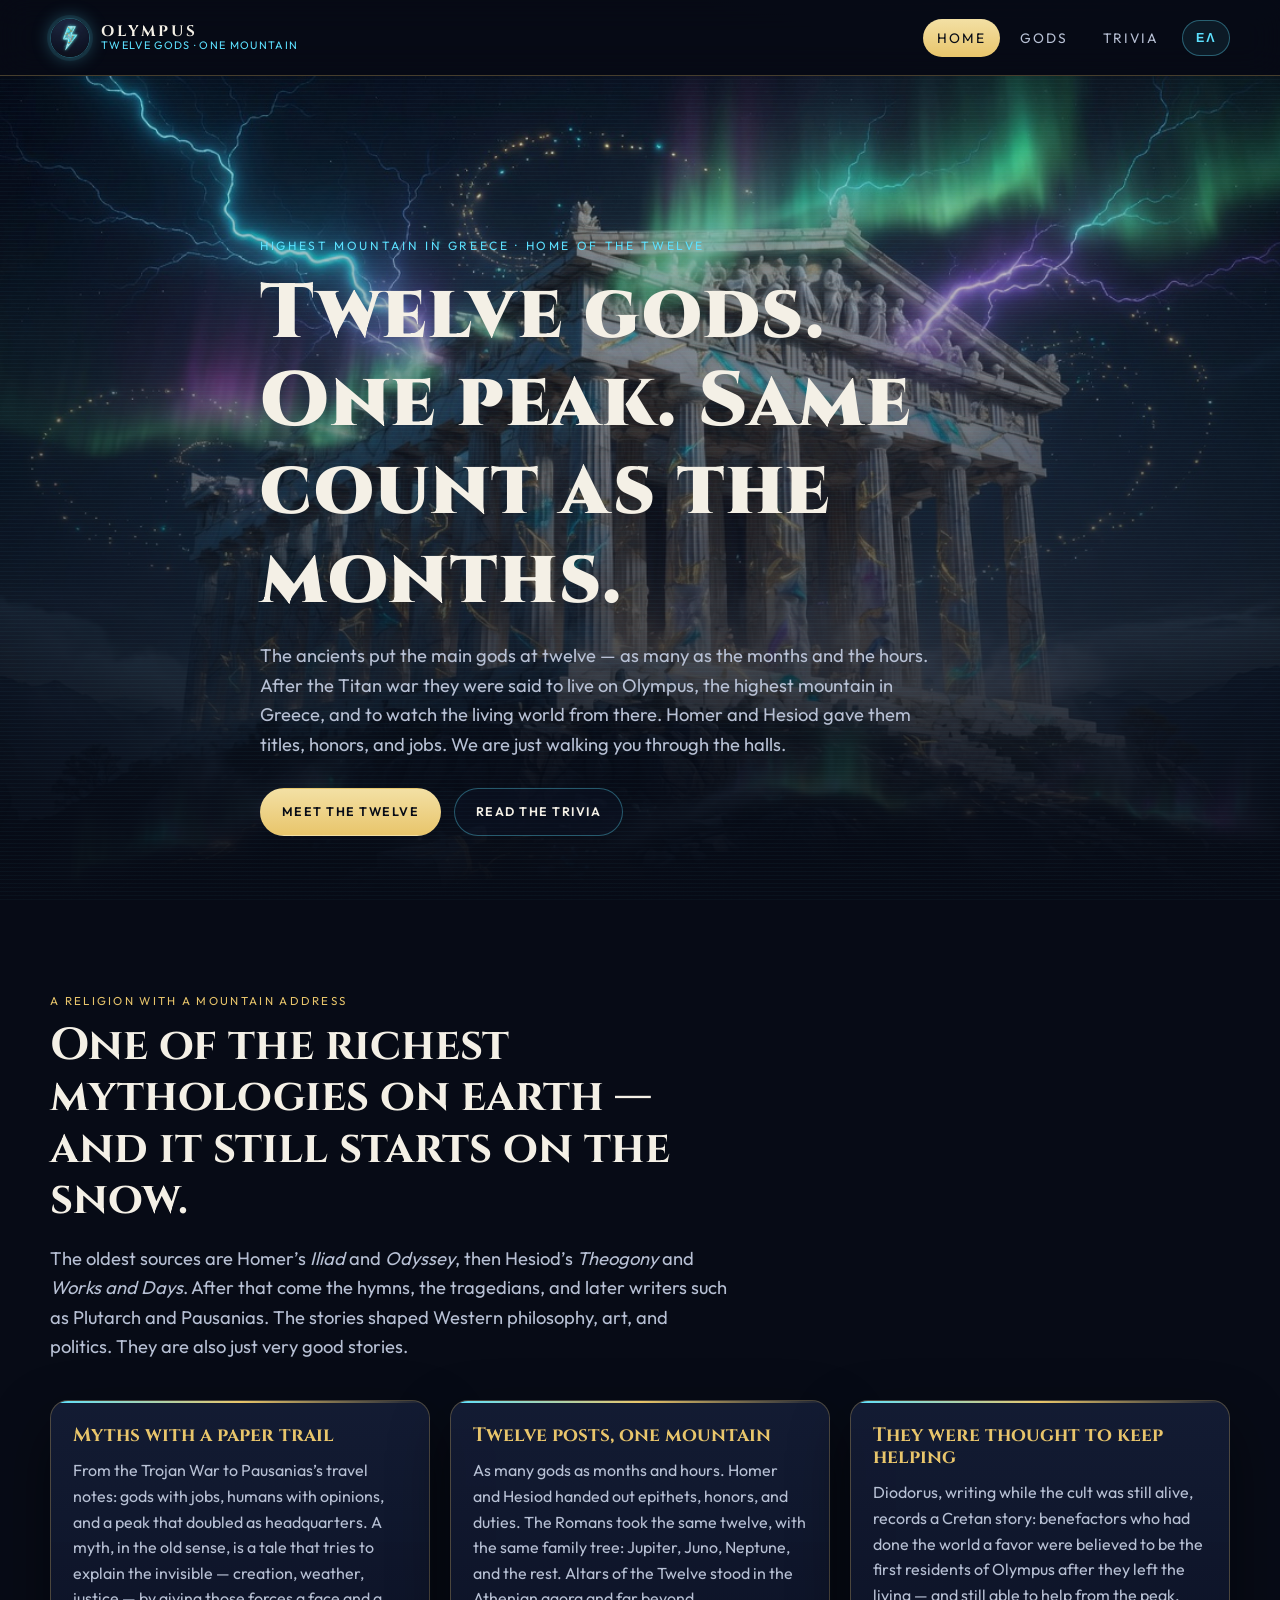
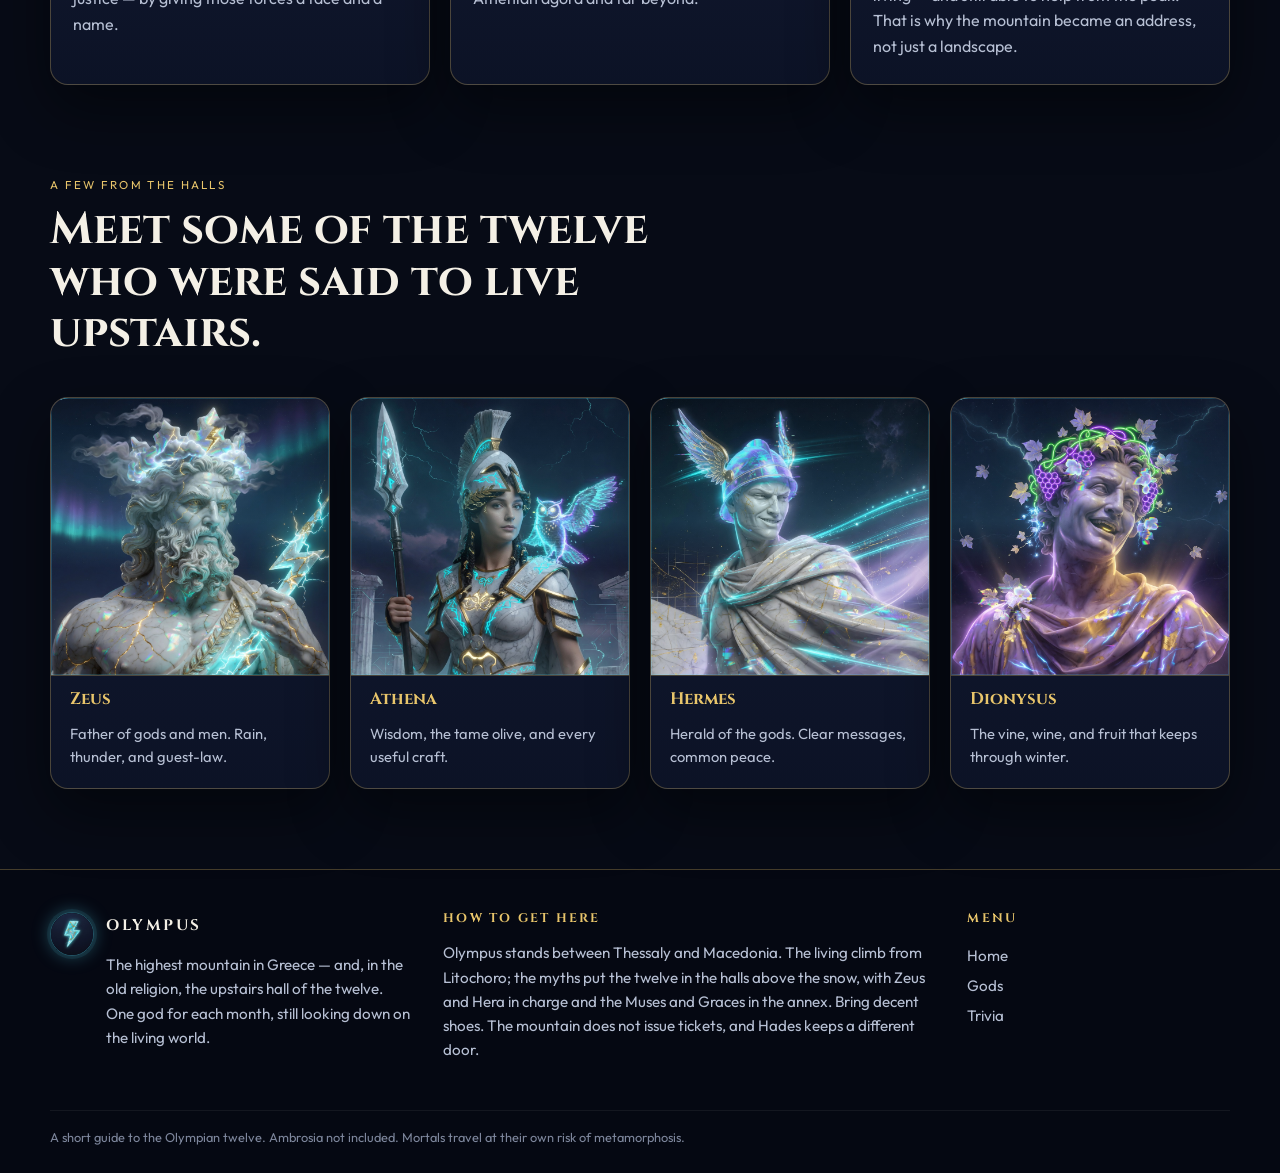
<file: index.html>
<!DOCTYPE html>
<html lang="en">
<head>
  <meta charset="UTF-8">
  <meta name="viewport" content="width=device-width, initial-scale=1.0">
  <title>Olympus — Halls of the Twelve</title>
  <meta name="description" content="A short, informal tour of Mount Olympus and the twelve Olympian gods, drawn from Homer, Hesiod, Diodorus and the rest of the old record.">
  <link rel="icon" href="assets/images/logo-lightning.jpg">
  <link rel="alternate" hreflang="el" href="el/index.html">
  <link rel="preconnect" href="https://fonts.googleapis.com">
  <link rel="preconnect" href="https://fonts.gstatic.com" crossorigin>
  <link href="https://fonts.googleapis.com/css2?family=Cinzel:wght@500;700;900&family=Outfit:wght@300;400;500;600&display=swap" rel="stylesheet">
  <link rel="stylesheet" href="css/style.css">
</head>
<body>
  <a class="skip-link" href="#main">Skip to content</a>
  <header class="site-header">
    <div class="wrap header-inner">
      <a class="brand" href="index.html">
        <img class="logo-mark" src="assets/images/logo-lightning.jpg" alt="Olympus lightning logo" width="40" height="40">
        <span class="brand-text">
          <span class="brand-name">Olympus</span>
          <span class="brand-build">twelve gods · one mountain</span>
        </span>
      </a>
      <div class="header-actions">
        <button class="nav-toggle" type="button" aria-expanded="false" aria-controls="site-nav">
          <span class="sr-only">Open menu</span>
          <span></span><span></span><span></span>
        </button>
        <nav id="site-nav" class="site-nav" aria-label="Primary">
          <a href="index.html" aria-current="page">Home</a>
          <a href="gods.html">Gods</a>
          <a href="trivia.html">Trivia</a>
        </nav>
        <a class="lang-switch" href="el/index.html" hreflang="el" lang="el" aria-label="Ελληνικά">ΕΛ</a>
      </div>
    </div>
  </header>

  <main id="main">
    <section class="hero">
      <div class="wrap hero-copy">
        <p class="eyebrow">Highest mountain in Greece · home of the twelve</p>
        <h1>Twelve gods. One peak. Same count as the months.</h1>
        <p class="lede">The ancients put the main gods at twelve — as many as the months and the hours. After the Titan war they were said to live on Olympus, the highest mountain in Greece, and to watch the living world from there. Homer and Hesiod gave them titles, honors, and jobs. We are just walking you through the halls.</p>
        <div class="hero-actions">
          <a class="btn btn-gold" href="gods.html">Meet the twelve</a>
          <a class="btn btn-ghost" href="trivia.html">Read the trivia</a>
        </div>
      </div>
    </section>

    <section class="section">
      <div class="wrap">
        <div class="section-head">
          <p class="kicker">A religion with a mountain address</p>
          <h2>One of the richest mythologies on earth — and it still starts on the snow.</h2>
          <p class="lede">The oldest sources are Homer’s <em>Iliad</em> and <em>Odyssey</em>, then Hesiod’s <em>Theogony</em> and <em>Works and Days</em>. After that come the hymns, the tragedians, and later writers such as Plutarch and Pausanias. The stories shaped Western philosophy, art, and politics. They are also just very good stories.</p>
        </div>
        <div class="feature-grid">
          <article class="card">
            <h3>Myths with a paper trail</h3>
            <p>From the Trojan War to Pausanias’s travel notes: gods with jobs, humans with opinions, and a peak that doubled as headquarters. A myth, in the old sense, is a tale that tries to explain the invisible — creation, weather, justice — by giving those forces a face and a name.</p>
          </article>
          <article class="card">
            <h3>Twelve posts, one mountain</h3>
            <p>As many gods as months and hours. Homer and Hesiod handed out epithets, honors, and duties. The Romans took the same twelve, with the same family tree: Jupiter, Juno, Neptune, and the rest. Altars of the Twelve stood in the Athenian agora and far beyond.</p>
          </article>
          <article class="card">
            <h3>They were thought to keep helping</h3>
            <p>Diodorus, writing while the cult was still alive, records a Cretan story: benefactors who had done the world a favor were believed to be the first residents of Olympus after they left the living — and still able to help from the peak. That is why the mountain became an address, not just a landscape.</p>
          </article>
        </div>
      </div>
    </section>

    <section class="section" style="padding-top: 0;">
      <div class="wrap">
        <div class="section-head">
          <p class="kicker">A few from the halls</p>
          <h2>Meet some of the twelve who were said to live upstairs.</h2>
        </div>
        <div class="preview-grid">
          <a class="card preview-card" href="gods.html#zeus">
            <div class="portrait-frame">
              <img src="assets/images/gods/zeus.jpg" alt="Zeus, neon-marble portrait">
            </div>
            <h3>Zeus</h3>
            <p>Father of gods and men. Rain, thunder, and guest-law.</p>
          </a>
          <a class="card preview-card" href="gods.html#athena">
            <div class="portrait-frame">
              <img src="assets/images/gods/athena.jpg" alt="Athena, neon-marble portrait">
            </div>
            <h3>Athena</h3>
            <p>Wisdom, the tame olive, and every useful craft.</p>
          </a>
          <a class="card preview-card" href="gods.html#hermes">
            <div class="portrait-frame">
              <img src="assets/images/gods/hermes.jpg" alt="Hermes, neon-marble portrait">
            </div>
            <h3>Hermes</h3>
            <p>Herald of the gods. Clear messages, common peace.</p>
          </a>
          <a class="card preview-card" href="gods.html#dionysus">
            <div class="portrait-frame">
              <img src="assets/images/gods/dionysus.jpg" alt="Dionysus, neon-marble portrait">
            </div>
            <h3>Dionysus</h3>
            <p>The vine, wine, and fruit that keeps through winter.</p>
          </a>
        </div>
      </div>
    </section>
  </main>

  <footer class="site-footer">
    <div class="wrap footer-grid">
      <div class="footer-brand">
        <img class="logo-mark" src="assets/images/logo-lightning.jpg" alt="Olympus lightning logo" width="44" height="44">
        <div>
          <strong class="brand-name">Olympus</strong>
          <p>The highest mountain in Greece — and, in the old religion, the upstairs hall of the twelve. One god for each month, still looking down on the living world.</p>
        </div>
      </div>
      <div class="travel">
        <h2>How to get here</h2>
        <p>Olympus stands between Thessaly and Macedonia. The living climb from Litochoro; the myths put the twelve in the halls above the snow, with Zeus and Hera in charge and the Muses and Graces in the annex. Bring decent shoes. The mountain does not issue tickets, and Hades keeps a different door.</p>
      </div>
      <nav class="footer-nav" aria-label="Footer">
        <h2>Menu</h2>
        <a href="index.html">Home</a>
        <a href="gods.html">Gods</a>
        <a href="trivia.html">Trivia</a>
      </nav>
    </div>
    <div class="wrap legal">A short guide to the Olympian twelve. Ambrosia not included. Mortals travel at their own risk of metamorphosis.</div>
  </footer>
  <script src="js/main.js"></script>
</body>
</html>
</file>
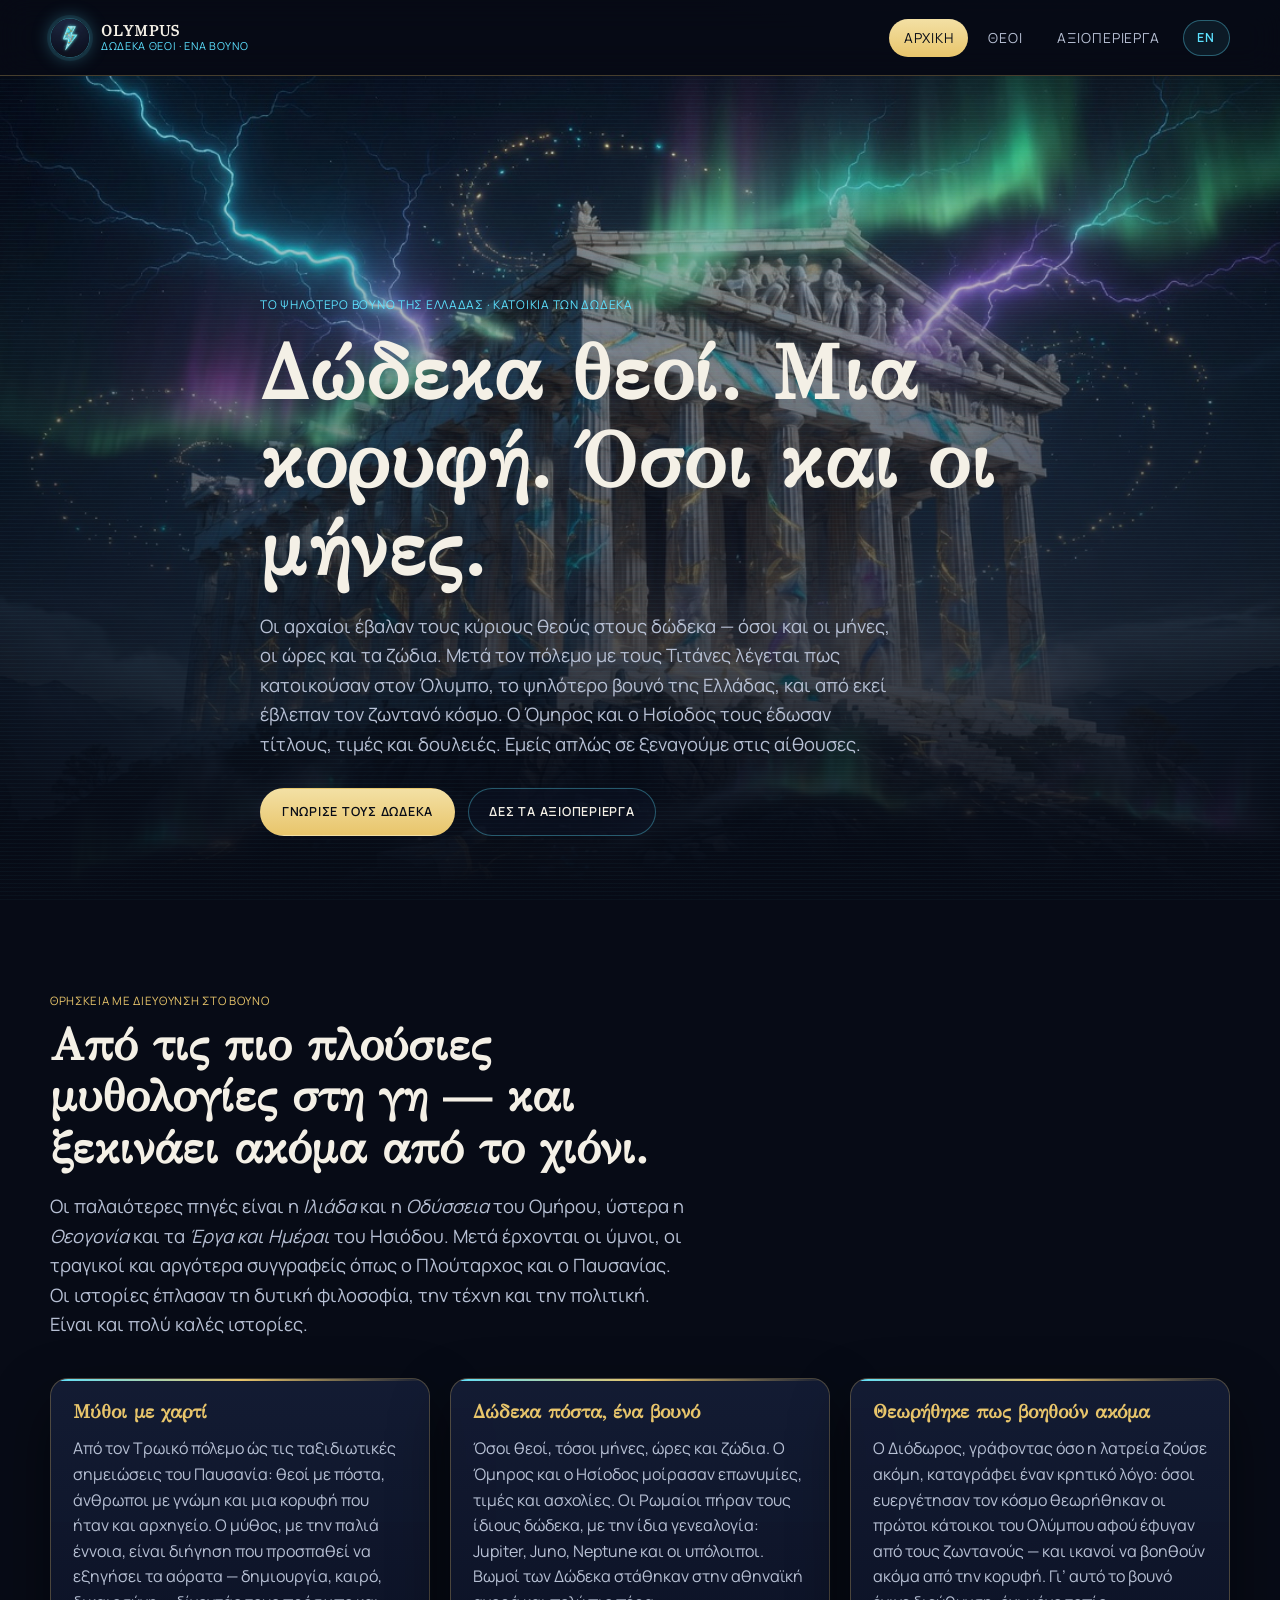
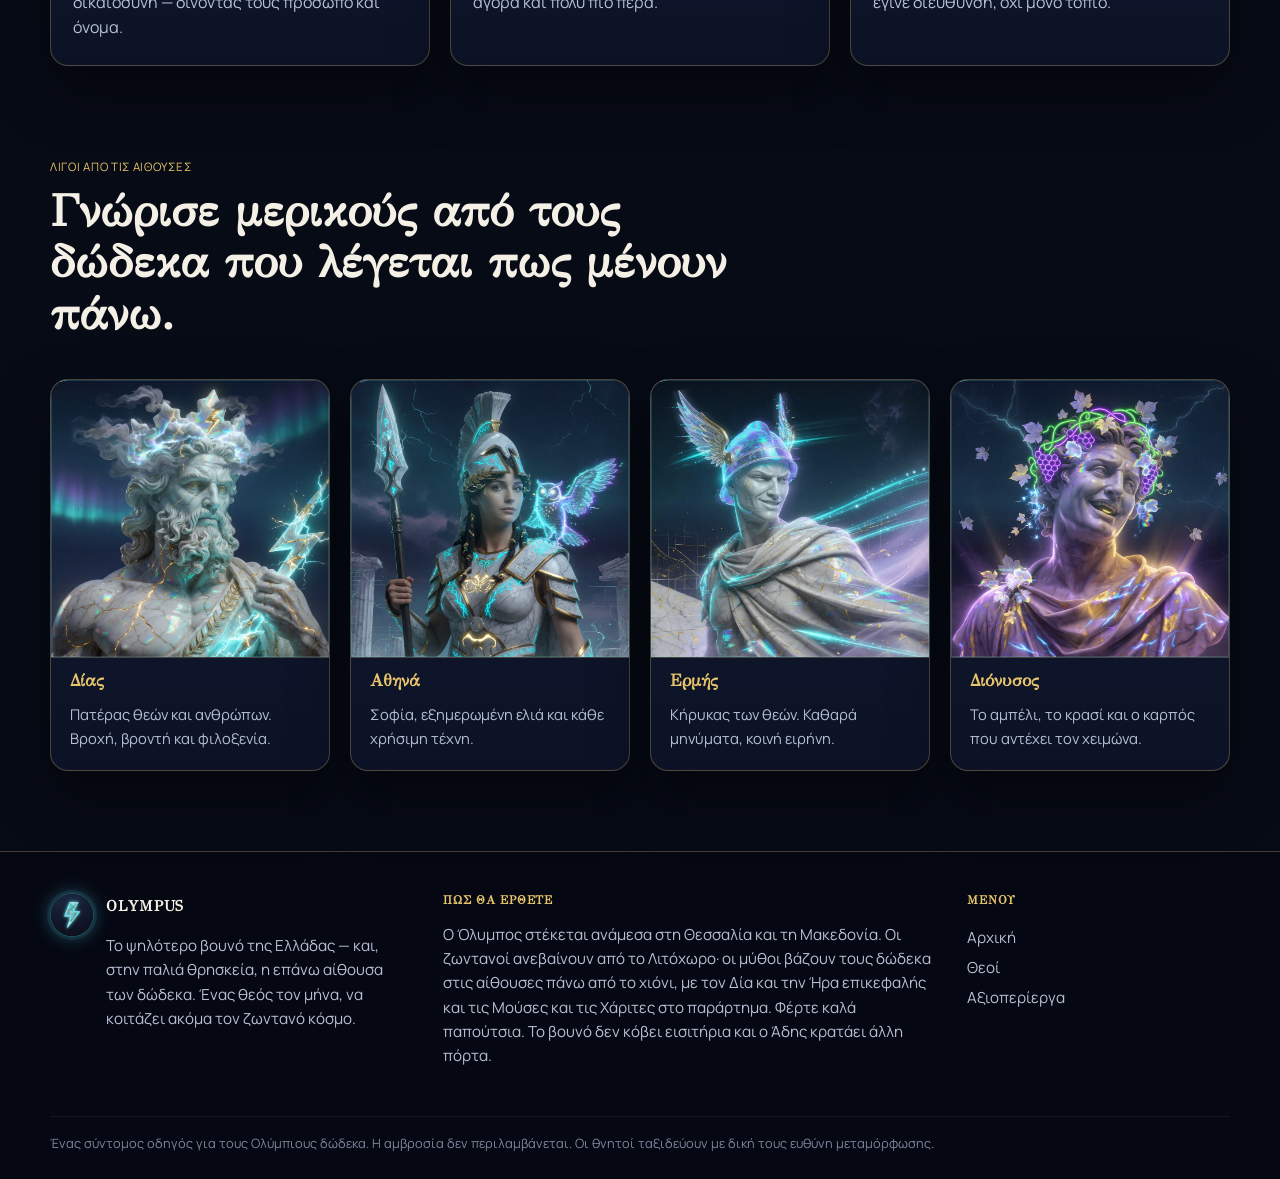
<file: el/index.html>
<!DOCTYPE html>
<html lang="el">
<head>
  <meta charset="UTF-8">
  <meta name="viewport" content="width=device-width, initial-scale=1.0">
  <title>Όλυμπος — Οι αίθουσες των δώδεκα</title>
  <meta name="description" content="Μια σύντομη, ανεπίσημη περιήγηση στον Όλυμπο και στους δώδεκα Ολύμπιους θεούς, από τον Όμηρο, τον Ησίοδο, τον Διόδωρο και την υπόλοιπη αρχαία παράδοση.">
  <link rel="icon" href="../assets/images/logo-lightning.jpg">
  <link rel="alternate" hreflang="en" href="../index.html">
  <link rel="preconnect" href="https://fonts.googleapis.com">
  <link rel="preconnect" href="https://fonts.gstatic.com" crossorigin>
  <link href="https://fonts.googleapis.com/css2?family=GFS+Didot&family=Manrope:wght@300;400;500;600;700&display=swap" rel="stylesheet">
  <link rel="stylesheet" href="../css/style.css">
</head>
<body>
  <a class="skip-link" href="#main">Μετάβαση στο περιεχόμενο</a>
  <header class="site-header">
    <div class="wrap header-inner">
      <a class="brand" href="index.html">
        <img class="logo-mark" src="../assets/images/logo-lightning.jpg" alt="Λογότυπο κεραυνού του Ολύμπου" width="40" height="40">
        <span class="brand-text">
          <span class="brand-name">Olympus</span>
          <span class="brand-build">δώδεκα θεοί · ένα βουνό</span>
        </span>
      </a>
      <div class="header-actions">
        <button class="nav-toggle" type="button" aria-expanded="false" aria-controls="site-nav">
          <span class="sr-only">Άνοιγμα μενού</span>
          <span></span><span></span><span></span>
        </button>
        <nav id="site-nav" class="site-nav" aria-label="Κύριο μενού">
          <a href="index.html" aria-current="page">Αρχική</a>
          <a href="gods.html">Θεοί</a>
          <a href="trivia.html">Αξιοπερίεργα</a>
        </nav>
        <a class="lang-switch" href="../index.html" hreflang="en" lang="en" aria-label="English">EN</a>
      </div>
    </div>
  </header>

  <main id="main">
    <section class="hero">
      <div class="wrap hero-copy">
        <p class="eyebrow">Το ψηλότερο βουνό της Ελλάδας · κατοικία των δώδεκα</p>
        <h1>Δώδεκα θεοί. Μια κορυφή. Όσοι και οι μήνες.</h1>
        <p class="lede">Οι αρχαίοι έβαλαν τους κύριους θεούς στους δώδεκα — όσοι και οι μήνες, οι ώρες και τα ζώδια. Μετά τον πόλεμο με τους Τιτάνες λέγεται πως κατοικούσαν στον Όλυμπο, το ψηλότερο βουνό της Ελλάδας, και από εκεί έβλεπαν τον ζωντανό κόσμο. Ο Όμηρος και ο Ησίοδος τους έδωσαν τίτλους, τιμές και δουλειές. Εμείς απλώς σε ξεναγούμε στις αίθουσες.</p>
        <div class="hero-actions">
          <a class="btn btn-gold" href="gods.html">Γνώρισε τους δώδεκα</a>
          <a class="btn btn-ghost" href="trivia.html">Δες τα αξιοπερίεργα</a>
        </div>
      </div>
    </section>

    <section class="section">
      <div class="wrap">
        <div class="section-head">
          <p class="kicker">Θρησκεία με διεύθυνση στο βουνό</p>
          <h2>Από τις πιο πλούσιες μυθολογίες στη γη — και ξεκινάει ακόμα από το χιόνι.</h2>
          <p class="lede">Οι παλαιότερες πηγές είναι η <em>Ιλιάδα</em> και η <em>Οδύσσεια</em> του Ομήρου, ύστερα η <em>Θεογονία</em> και τα <em>Έργα και Ημέραι</em> του Ησιόδου. Μετά έρχονται οι ύμνοι, οι τραγικοί και αργότερα συγγραφείς όπως ο Πλούταρχος και ο Παυσανίας. Οι ιστορίες έπλασαν τη δυτική φιλοσοφία, την τέχνη και την πολιτική. Είναι και πολύ καλές ιστορίες.</p>
        </div>
        <div class="feature-grid">
          <article class="card">
            <h3>Μύθοι με χαρτί</h3>
            <p>Από τον Τρωικό πόλεμο ώς τις ταξιδιωτικές σημειώσεις του Παυσανία: θεοί με πόστα, άνθρωποι με γνώμη και μια κορυφή που ήταν και αρχηγείο. Ο μύθος, με την παλιά έννοια, είναι διήγηση που προσπαθεί να εξηγήσει τα αόρατα — δημιουργία, καιρό, δικαιοσύνη — δίνοντάς τους πρόσωπο και όνομα.</p>
          </article>
          <article class="card">
            <h3>Δώδεκα πόστα, ένα βουνό</h3>
            <p>Όσοι θεοί, τόσοι μήνες, ώρες και ζώδια. Ο Όμηρος και ο Ησίοδος μοίρασαν επωνυμίες, τιμές και ασχολίες. Οι Ρωμαίοι πήραν τους ίδιους δώδεκα, με την ίδια γενεαλογία: Jupiter, Juno, Neptune και οι υπόλοιποι. Βωμοί των Δώδεκα στάθηκαν στην αθηναϊκή αγορά και πολύ πιο πέρα.</p>
          </article>
          <article class="card">
            <h3>Θεωρήθηκε πως βοηθούν ακόμα</h3>
            <p>Ο Διόδωρος, γράφοντας όσο η λατρεία ζούσε ακόμη, καταγράφει έναν κρητικό λόγο: όσοι ευεργέτησαν τον κόσμο θεωρήθηκαν οι πρώτοι κάτοικοι του Ολύμπου αφού έφυγαν από τους ζωντανούς — και ικανοί να βοηθούν ακόμα από την κορυφή. Γι’ αυτό το βουνό έγινε διεύθυνση, όχι μόνο τοπίο.</p>
          </article>
        </div>
      </div>
    </section>

    <section class="section" style="padding-top: 0;">
      <div class="wrap">
        <div class="section-head">
          <p class="kicker">Λίγοι από τις αίθουσες</p>
          <h2>Γνώρισε μερικούς από τους δώδεκα που λέγεται πως μένουν πάνω.</h2>
        </div>
        <div class="preview-grid">
          <a class="card preview-card" href="gods.html#zeus">
            <div class="portrait-frame">
              <img src="../assets/images/gods/zeus.jpg" alt="Δίας, πορτρέτο σε νέον μάρμαρο">
            </div>
            <h3>Δίας</h3>
            <p>Πατέρας θεών και ανθρώπων. Βροχή, βροντή και φιλοξενία.</p>
          </a>
          <a class="card preview-card" href="gods.html#athena">
            <div class="portrait-frame">
              <img src="../assets/images/gods/athena.jpg" alt="Αθηνά, πορτρέτο σε νέον μάρμαρο">
            </div>
            <h3>Αθηνά</h3>
            <p>Σοφία, εξημερωμένη ελιά και κάθε χρήσιμη τέχνη.</p>
          </a>
          <a class="card preview-card" href="gods.html#hermes">
            <div class="portrait-frame">
              <img src="../assets/images/gods/hermes.jpg" alt="Ερμής, πορτρέτο σε νέον μάρμαρο">
            </div>
            <h3>Ερμής</h3>
            <p>Κήρυκας των θεών. Καθαρά μηνύματα, κοινή ειρήνη.</p>
          </a>
          <a class="card preview-card" href="gods.html#dionysus">
            <div class="portrait-frame">
              <img src="../assets/images/gods/dionysus.jpg" alt="Διόνυσος, πορτρέτο σε νέον μάρμαρο">
            </div>
            <h3>Διόνυσος</h3>
            <p>Το αμπέλι, το κρασί και ο καρπός που αντέχει τον χειμώνα.</p>
          </a>
        </div>
      </div>
    </section>
  </main>

  <footer class="site-footer">
    <div class="wrap footer-grid">
      <div class="footer-brand">
        <img class="logo-mark" src="../assets/images/logo-lightning.jpg" alt="Λογότυπο κεραυνού του Ολύμπου" width="44" height="44">
        <div>
          <strong class="brand-name">Olympus</strong>
          <p>Το ψηλότερο βουνό της Ελλάδας — και, στην παλιά θρησκεία, η επάνω αίθουσα των δώδεκα. Ένας θεός τον μήνα, να κοιτάζει ακόμα τον ζωντανό κόσμο.</p>
        </div>
      </div>
      <div class="travel">
        <h2>Πώς θα έρθετε</h2>
        <p>Ο Όλυμπος στέκεται ανάμεσα στη Θεσσαλία και τη Μακεδονία. Οι ζωντανοί ανεβαίνουν από το Λιτόχωρο· οι μύθοι βάζουν τους δώδεκα στις αίθουσες πάνω από το χιόνι, με τον Δία και την Ήρα επικεφαλής και τις Μούσες και τις Χάριτες στο παράρτημα. Φέρτε καλά παπούτσια. Το βουνό δεν κόβει εισιτήρια και ο Άδης κρατάει άλλη πόρτα.</p>
      </div>
      <nav class="footer-nav" aria-label="Υποσέλιδο">
        <h2>Μενού</h2>
        <a href="index.html">Αρχική</a>
        <a href="gods.html">Θεοί</a>
        <a href="trivia.html">Αξιοπερίεργα</a>
      </nav>
    </div>
    <div class="wrap legal">Ένας σύντομος οδηγός για τους Ολύμπιους δώδεκα. Η αμβροσία δεν περιλαμβάνεται. Οι θνητοί ταξιδεύουν με δική τους ευθύνη μεταμόρφωσης.</div>
  </footer>
  <script src="../js/main.js"></script>
</body>
</html>
</file>
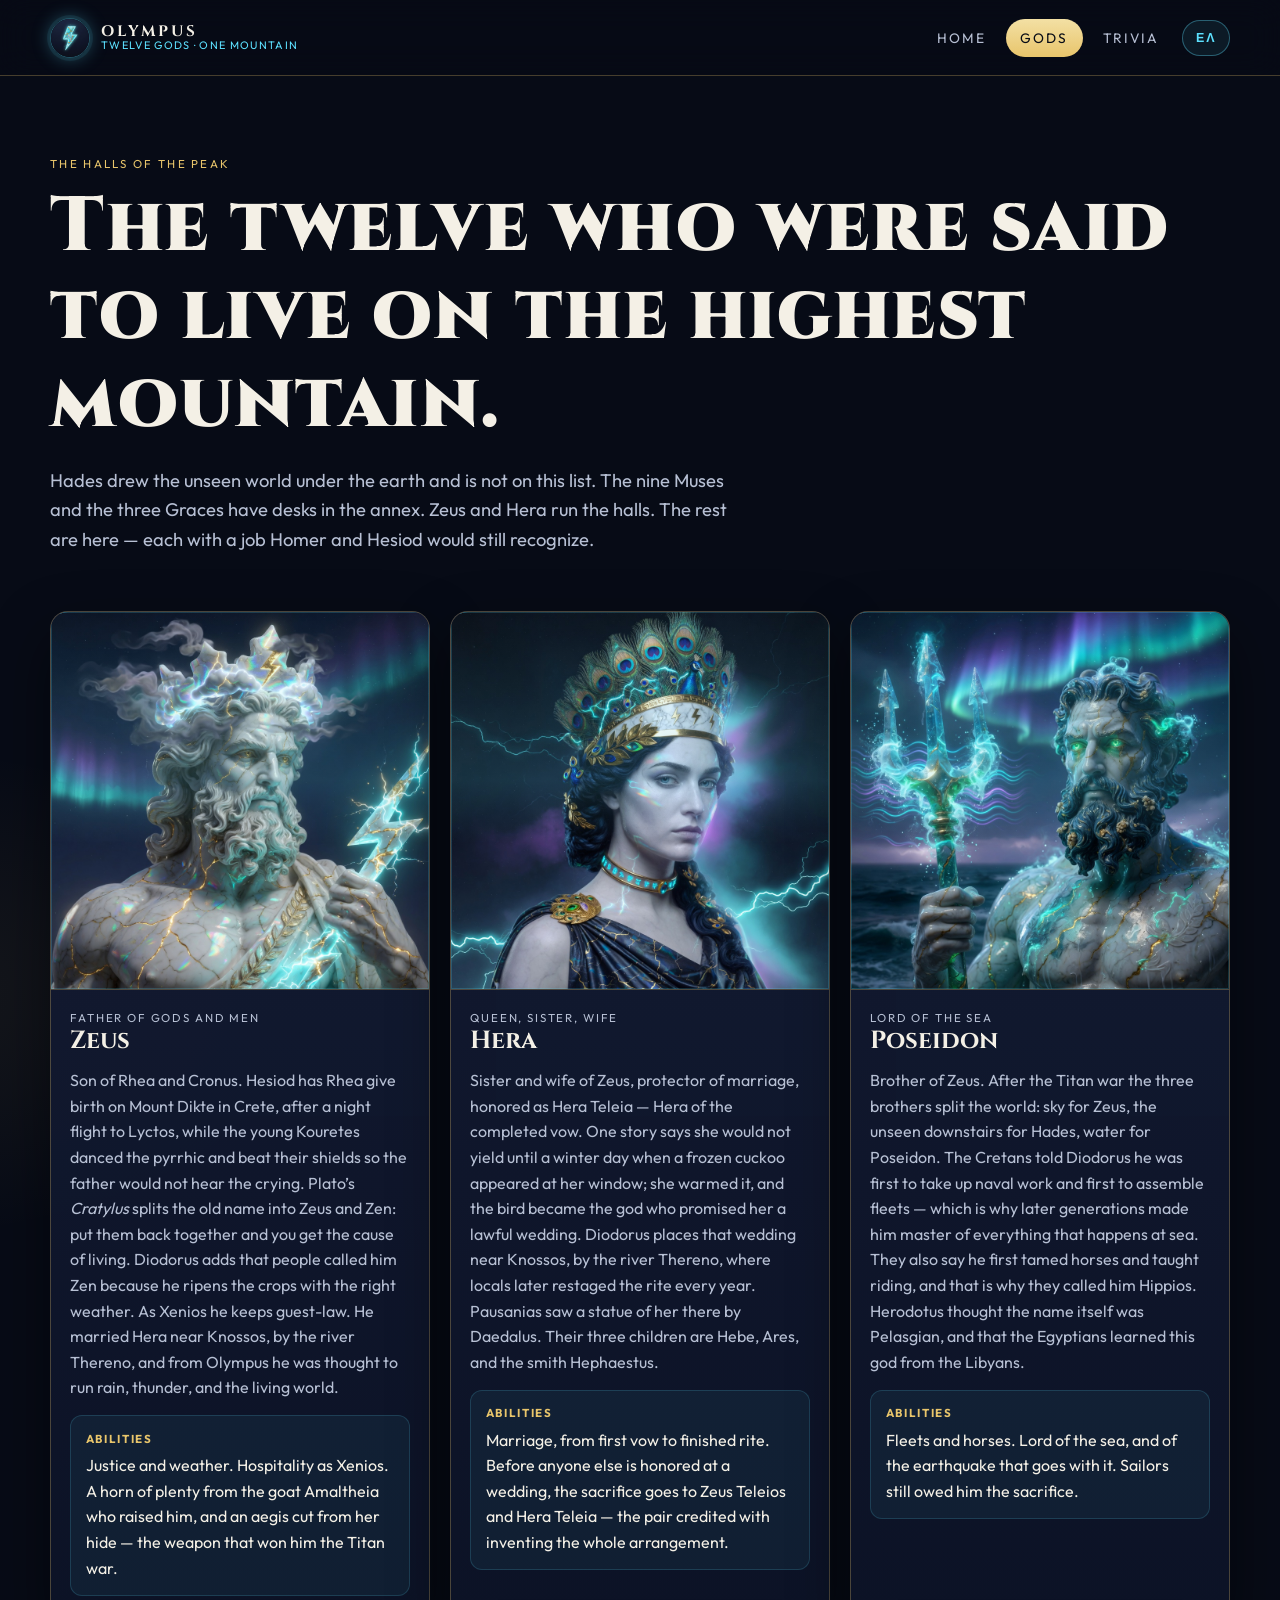
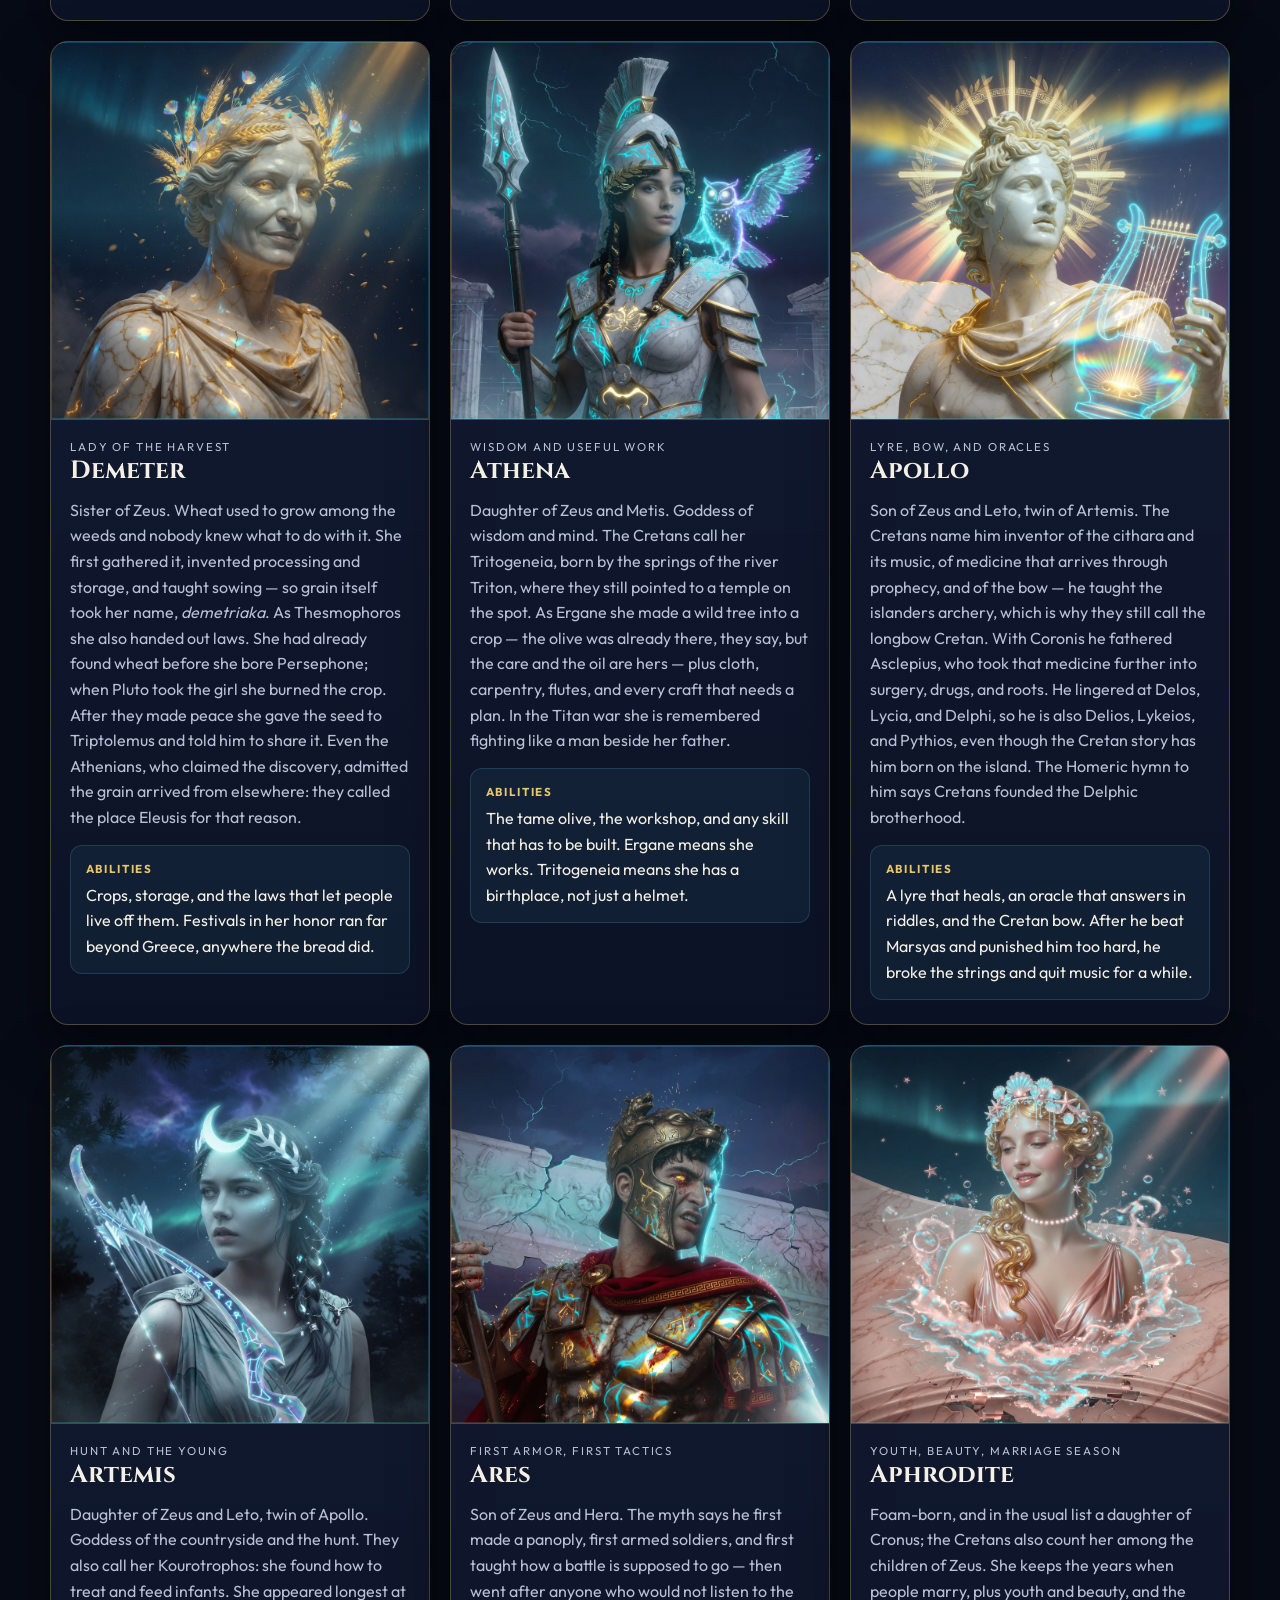
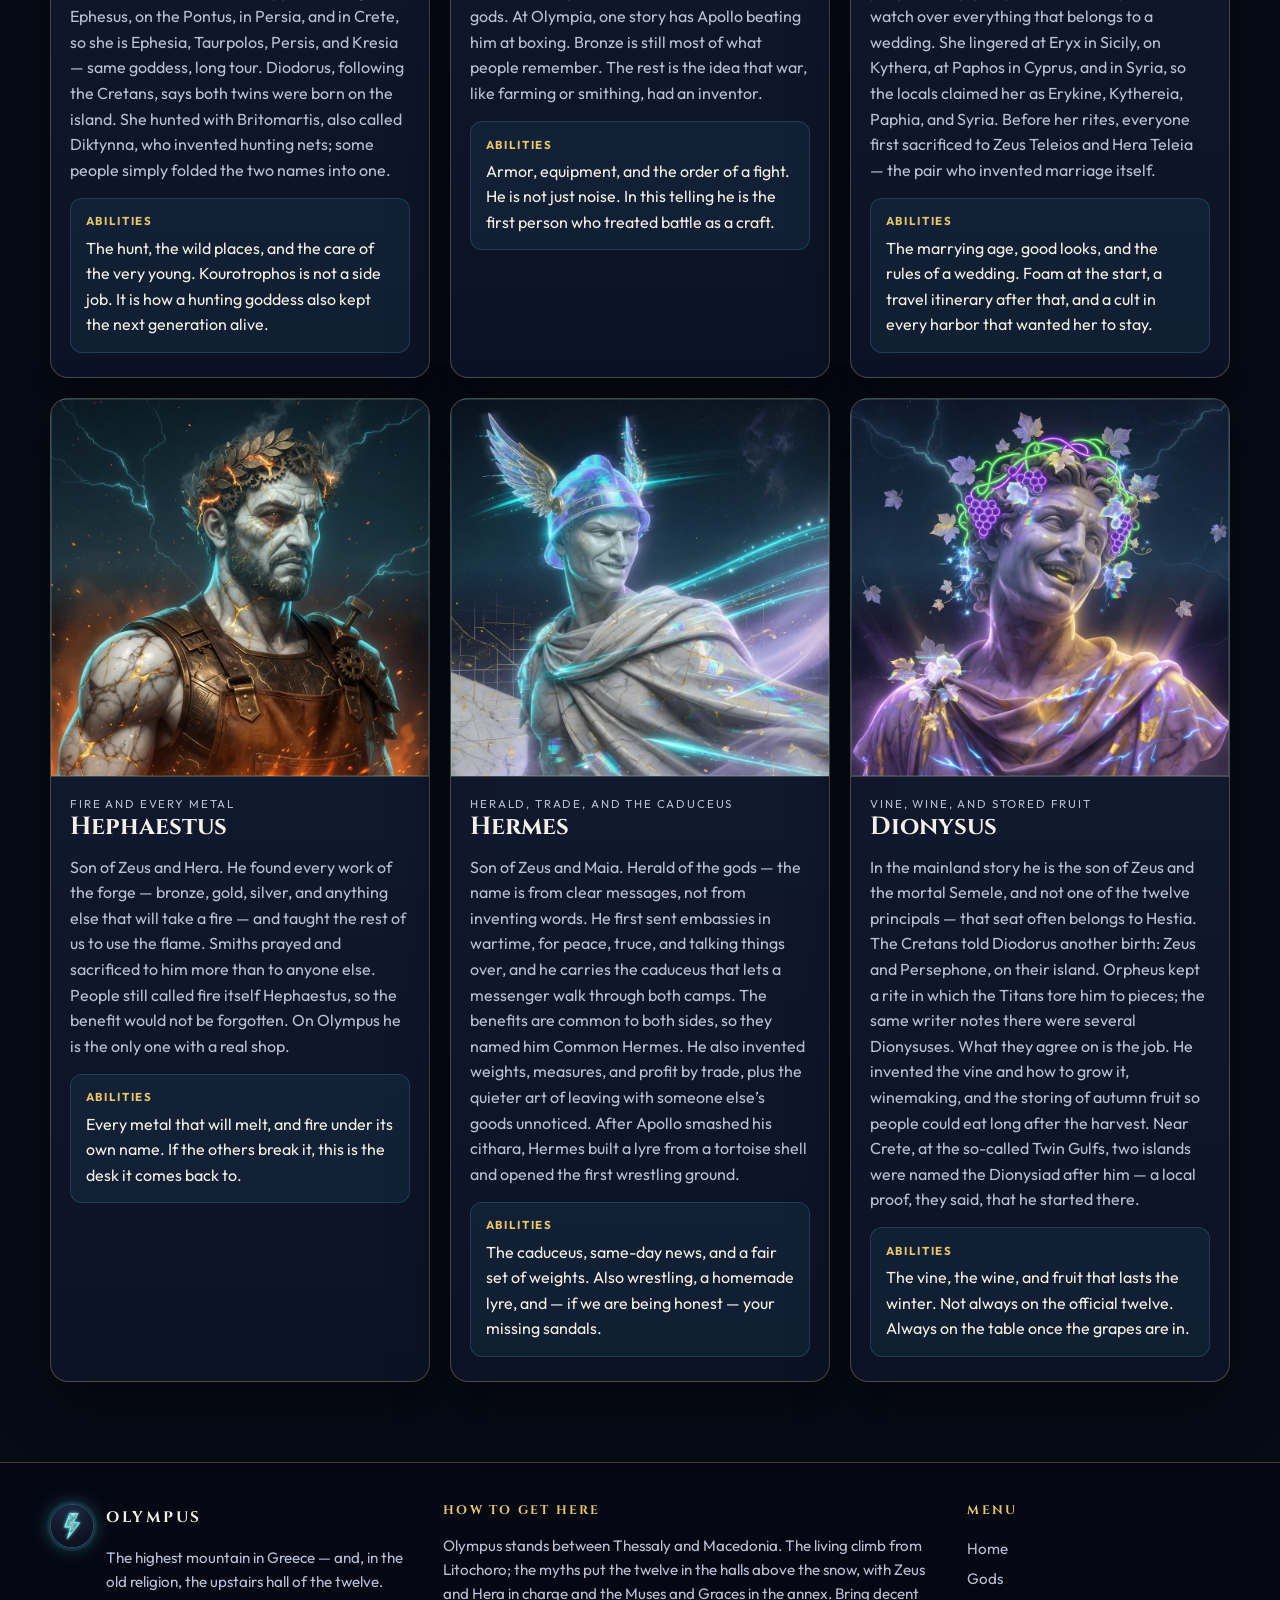
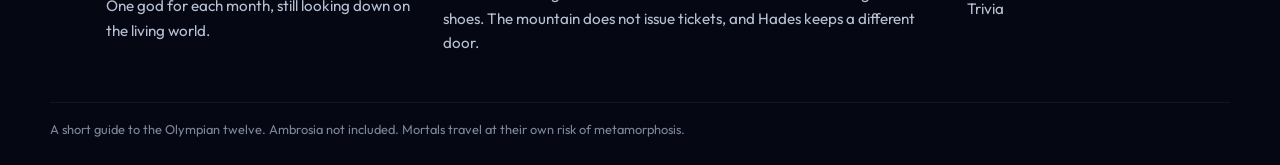
<file: gods.html>
<!DOCTYPE html>
<html lang="en">
<head> 
  <meta charset="UTF-8">
  <meta name="viewport" content="width=device-width, initial-scale=1.0">
  <title>Gods — Olympus</title>
  <meta name="description" content="The twelve Olympians in short, informal biographies drawn from the ancient Greek record — Homer, Hesiod, Diodorus and the rest.">
  <link rel="icon" href="assets/images/logo-lightning.jpg">
  <link rel="alternate" hreflang="el" href="el/gods.html">
  <link rel="preconnect" href="https://fonts.googleapis.com">
  <link rel="preconnect" href="https://fonts.gstatic.com" crossorigin>
  <link href="https://fonts.googleapis.com/css2?family=Cinzel:wght@500;700;900&family=Outfit:wght@300;400;500;600&display=swap" rel="stylesheet">
  <link rel="stylesheet" href="css/style.css">
</head>
<body>
  <a class="skip-link" href="#main">Skip to content</a>
  <header class="site-header">
    <div class="wrap header-inner">
      <a class="brand" href="index.html">
        <img class="logo-mark" src="assets/images/logo-lightning.jpg" alt="Olympus lightning logo" width="40" height="40">
        <span class="brand-text">
          <span class="brand-name">Olympus</span>
          <span class="brand-build">twelve gods · one mountain</span>
        </span>
      </a>
      <div class="header-actions">
        <button class="nav-toggle" type="button" aria-expanded="false" aria-controls="site-nav">
          <span class="sr-only">Open menu</span>
          <span></span><span></span><span></span>
        </button>
        <nav id="site-nav" class="site-nav" aria-label="Primary">
          <a href="index.html">Home</a>
          <a href="gods.html" aria-current="page">Gods</a>
          <a href="trivia.html">Trivia</a>
        </nav>
        <a class="lang-switch" href="el/gods.html" hreflang="el" lang="el" aria-label="Ελληνικά">ΕΛ</a>
      </div>
    </div>
  </header>

  <main id="main">
    <section class="page-hero">
      <div class="wrap">
        <p class="kicker">The halls of the peak</p>
        <h1>The twelve who were said to live on the highest mountain.</h1>
        <p class="lede">Hades drew the unseen world under the earth and is not on this list. The nine Muses and the three Graces have desks in the annex. Zeus and Hera run the halls. The rest are here — each with a job Homer and Hesiod would still recognize.</p>
      </div>
    </section>

    <section class="section" style="padding-top: 0;">
      <div class="wrap gods-grid">
        <article class="card god-card" id="zeus">
          <div class="portrait-frame">
            <img src="assets/images/gods/zeus.jpg" alt="Animated neon-marble portrait of Zeus">
          </div>
          <div class="god-body">
            <p class="epithet">Father of gods and men</p>
            <h2>Zeus</h2>
            <p>Son of Rhea and Cronus. Hesiod has Rhea give birth on Mount Dikte in Crete, after a night flight to Lyctos, while the young Kouretes danced the pyrrhic and beat their shields so the father would not hear the crying. Plato’s <em>Cratylus</em> splits the old name into Zeus and Zen: put them back together and you get the cause of living. Diodorus adds that people called him Zen because he ripens the crops with the right weather. As Xenios he keeps guest-law. He married Hera near Knossos, by the river Thereno, and from Olympus he was thought to run rain, thunder, and the living world.</p>
            <div class="ability">
              <strong>Abilities</strong>
              <p>Justice and weather. Hospitality as Xenios. A horn of plenty from the goat Amaltheia who raised him, and an aegis cut from her hide — the weapon that won him the Titan war.</p>
            </div>
          </div>
        </article>

        <article class="card god-card" id="hera">
          <div class="portrait-frame">
            <img src="assets/images/gods/hera.jpg" alt="Animated neon-marble portrait of Hera">
          </div>
          <div class="god-body">
            <p class="epithet">Queen, sister, wife</p>
            <h2>Hera</h2>
            <p>Sister and wife of Zeus, protector of marriage, honored as Hera Teleia — Hera of the completed vow. One story says she would not yield until a winter day when a frozen cuckoo appeared at her window; she warmed it, and the bird became the god who promised her a lawful wedding. Diodorus places that wedding near Knossos, by the river Thereno, where locals later restaged the rite every year. Pausanias saw a statue of her there by Daedalus. Their three children are Hebe, Ares, and the smith Hephaestus.</p>
            <div class="ability">
              <strong>Abilities</strong>
              <p>Marriage, from first vow to finished rite. Before anyone else is honored at a wedding, the sacrifice goes to Zeus Teleios and Hera Teleia — the pair credited with inventing the whole arrangement.</p>
            </div>
          </div>
        </article>

        <article class="card god-card" id="poseidon">
          <div class="portrait-frame">
            <img src="assets/images/gods/poseidon.jpg" alt="Animated neon-marble portrait of Poseidon">
          </div>
          <div class="god-body">
            <p class="epithet">Lord of the sea</p>
            <h2>Poseidon</h2>
            <p>Brother of Zeus. After the Titan war the three brothers split the world: sky for Zeus, the unseen downstairs for Hades, water for Poseidon. The Cretans told Diodorus he was first to take up naval work and first to assemble fleets — which is why later generations made him master of everything that happens at sea. They also say he first tamed horses and taught riding, and that is why they called him Hippios. Herodotus thought the name itself was Pelasgian, and that the Egyptians learned this god from the Libyans.</p>
            <div class="ability">
              <strong>Abilities</strong>
              <p>Fleets and horses. Lord of the sea, and of the earthquake that goes with it. Sailors still owed him the sacrifice.</p>
            </div>
          </div>
        </article>

        <article class="card god-card" id="demeter">
          <div class="portrait-frame">
            <img src="assets/images/gods/demeter.jpg" alt="Animated neon-marble portrait of Demeter">
          </div>
          <div class="god-body">
            <p class="epithet">Lady of the harvest</p>
            <h2>Demeter</h2>
            <p>Sister of Zeus. Wheat used to grow among the weeds and nobody knew what to do with it. She first gathered it, invented processing and storage, and taught sowing — so grain itself took her name, <em>demetriaka</em>. As Thesmophoros she also handed out laws. She had already found wheat before she bore Persephone; when Pluto took the girl she burned the crop. After they made peace she gave the seed to Triptolemus and told him to share it. Even the Athenians, who claimed the discovery, admitted the grain arrived from elsewhere: they called the place Eleusis for that reason.</p>
            <div class="ability">
              <strong>Abilities</strong>
              <p>Crops, storage, and the laws that let people live off them. Festivals in her honor ran far beyond Greece, anywhere the bread did.</p>
            </div>
          </div>
        </article>

        <article class="card god-card" id="athena">
          <div class="portrait-frame">
            <img src="assets/images/gods/athena.jpg" alt="Animated neon-marble portrait of Athena">
          </div>
          <div class="god-body">
            <p class="epithet">Wisdom and useful work</p>
            <h2>Athena</h2>
            <p>Daughter of Zeus and Metis. Goddess of wisdom and mind. The Cretans call her Tritogeneia, born by the springs of the river Triton, where they still pointed to a temple on the spot. As Ergane she made a wild tree into a crop — the olive was already there, they say, but the care and the oil are hers — plus cloth, carpentry, flutes, and every craft that needs a plan. In the Titan war she is remembered fighting like a man beside her father.</p>
            <div class="ability">
              <strong>Abilities</strong>
              <p>The tame olive, the workshop, and any skill that has to be built. Ergane means she works. Tritogeneia means she has a birthplace, not just a helmet.</p>
            </div>
          </div>
        </article>

        <article class="card god-card" id="apollo">
          <div class="portrait-frame">
            <img src="assets/images/gods/apollo.jpg" alt="Animated neon-marble portrait of Apollo">
          </div>
          <div class="god-body">
            <p class="epithet">Lyre, bow, and oracles</p>
            <h2>Apollo</h2>
            <p>Son of Zeus and Leto, twin of Artemis. The Cretans name him inventor of the cithara and its music, of medicine that arrives through prophecy, and of the bow — he taught the islanders archery, which is why they still call the longbow Cretan. With Coronis he fathered Asclepius, who took that medicine further into surgery, drugs, and roots. He lingered at Delos, Lycia, and Delphi, so he is also Delios, Lykeios, and Pythios, even though the Cretan story has him born on the island. The Homeric hymn to him says Cretans founded the Delphic brotherhood.</p>
            <div class="ability">
              <strong>Abilities</strong>
              <p>A lyre that heals, an oracle that answers in riddles, and the Cretan bow. After he beat Marsyas and punished him too hard, he broke the strings and quit music for a while.</p>
            </div>
          </div>
        </article>

        <article class="card god-card" id="artemis">
          <div class="portrait-frame">
            <img src="assets/images/gods/artemis.jpg" alt="Animated neon-marble portrait of Artemis">
          </div>
          <div class="god-body">
            <p class="epithet">Hunt and the young</p>
            <h2>Artemis</h2>
            <p>Daughter of Zeus and Leto, twin of Apollo. Goddess of the countryside and the hunt. They also call her Kourotrophos: she found how to treat and feed infants. She appeared longest at Ephesus, on the Pontus, in Persia, and in Crete, so she is Ephesia, Taurpolos, Persis, and Kresia — same goddess, long tour. Diodorus, following the Cretans, says both twins were born on the island. She hunted with Britomartis, also called Diktynna, who invented hunting nets; some people simply folded the two names into one.</p>
            <div class="ability">
              <strong>Abilities</strong>
              <p>The hunt, the wild places, and the care of the very young. Kourotrophos is not a side job. It is how a hunting goddess also kept the next generation alive.</p>
            </div>
          </div>
        </article>

        <article class="card god-card" id="ares">
          <div class="portrait-frame">
            <img src="assets/images/gods/ares.jpg" alt="Animated neon-marble portrait of Ares">
          </div>
          <div class="god-body">
            <p class="epithet">First armor, first tactics</p>
            <h2>Ares</h2>
            <p>Son of Zeus and Hera. The myth says he first made a panoply, first armed soldiers, and first taught how a battle is supposed to go — then went after anyone who would not listen to the gods. At Olympia, one story has Apollo beating him at boxing. Bronze is still most of what people remember. The rest is the idea that war, like farming or smithing, had an inventor.</p>
            <div class="ability">
              <strong>Abilities</strong>
              <p>Armor, equipment, and the order of a fight. He is not just noise. In this telling he is the first person who treated battle as a craft.</p>
            </div>
          </div>
        </article>

        <article class="card god-card" id="aphrodite">
          <div class="portrait-frame">
            <img src="assets/images/gods/aphrodite.jpg" alt="Animated neon-marble portrait of Aphrodite">
          </div>
          <div class="god-body">
            <p class="epithet">Youth, beauty, marriage season</p>
            <h2>Aphrodite</h2>
            <p>Foam-born, and in the usual list a daughter of Cronus; the Cretans also count her among the children of Zeus. She keeps the years when people marry, plus youth and beauty, and the watch over everything that belongs to a wedding. She lingered at Eryx in Sicily, on Kythera, at Paphos in Cyprus, and in Syria, so the locals claimed her as Erykine, Kythereia, Paphia, and Syria. Before her rites, everyone first sacrificed to Zeus Teleios and Hera Teleia — the pair who invented marriage itself.</p>
            <div class="ability">
              <strong>Abilities</strong>
              <p>The marrying age, good looks, and the rules of a wedding. Foam at the start, a travel itinerary after that, and a cult in every harbor that wanted her to stay.</p>
            </div>
          </div>
        </article>

        <article class="card god-card" id="hephaestus">
          <div class="portrait-frame">
            <img src="assets/images/gods/hephaestus.jpg" alt="Animated neon-marble portrait of Hephaestus">
          </div>
          <div class="god-body">
            <p class="epithet">Fire and every metal</p>
            <h2>Hephaestus</h2>
            <p>Son of Zeus and Hera. He found every work of the forge — bronze, gold, silver, and anything else that will take a fire — and taught the rest of us to use the flame. Smiths prayed and sacrificed to him more than to anyone else. People still called fire itself Hephaestus, so the benefit would not be forgotten. On Olympus he is the only one with a real shop.</p>
            <div class="ability">
              <strong>Abilities</strong>
              <p>Every metal that will melt, and fire under its own name. If the others break it, this is the desk it comes back to.</p>
            </div>
          </div>
        </article>

        <article class="card god-card" id="hermes">
          <div class="portrait-frame">
            <img src="assets/images/gods/hermes.jpg" alt="Animated neon-marble portrait of Hermes">
          </div>
          <div class="god-body">
            <p class="epithet">Herald, trade, and the caduceus</p>
            <h2>Hermes</h2>
            <p>Son of Zeus and Maia. Herald of the gods — the name is from clear messages, not from inventing words. He first sent embassies in wartime, for peace, truce, and talking things over, and he carries the caduceus that lets a messenger walk through both camps. The benefits are common to both sides, so they named him Common Hermes. He also invented weights, measures, and profit by trade, plus the quieter art of leaving with someone else’s goods unnoticed. After Apollo smashed his cithara, Hermes built a lyre from a tortoise shell and opened the first wrestling ground.</p>
            <div class="ability">
              <strong>Abilities</strong>
              <p>The caduceus, same-day news, and a fair set of weights. Also wrestling, a homemade lyre, and — if we are being honest — your missing sandals.</p>
            </div>
          </div>
        </article>

        <article class="card god-card" id="dionysus">
          <div class="portrait-frame">
            <img src="assets/images/gods/dionysus.jpg" alt="Animated neon-marble portrait of Dionysus">
          </div>
          <div class="god-body">
            <p class="epithet">Vine, wine, and stored fruit</p>
            <h2>Dionysus</h2>
            <p>In the mainland story he is the son of Zeus and the mortal Semele, and not one of the twelve principals — that seat often belongs to Hestia. The Cretans told Diodorus another birth: Zeus and Persephone, on their island. Orpheus kept a rite in which the Titans tore him to pieces; the same writer notes there were several Dionysuses. What they agree on is the job. He invented the vine and how to grow it, winemaking, and the storing of autumn fruit so people could eat long after the harvest. Near Crete, at the so-called Twin Gulfs, two islands were named the Dionysiad after him — a local proof, they said, that he started there.</p>
            <div class="ability">
              <strong>Abilities</strong>
              <p>The vine, the wine, and fruit that lasts the winter. Not always on the official twelve. Always on the table once the grapes are in.</p>
            </div>
          </div>
        </article>
      </div>
    </section>
  </main>

  <footer class="site-footer">
    <div class="wrap footer-grid">
      <div class="footer-brand">
        <img class="logo-mark" src="assets/images/logo-lightning.jpg" alt="Olympus lightning logo" width="44" height="44">
        <div>
          <strong class="brand-name">Olympus</strong>
          <p>The highest mountain in Greece — and, in the old religion, the upstairs hall of the twelve. One god for each month, still looking down on the living world.</p>
        </div>
      </div>
      <div class="travel">
        <h2>How to get here</h2>
        <p>Olympus stands between Thessaly and Macedonia. The living climb from Litochoro; the myths put the twelve in the halls above the snow, with Zeus and Hera in charge and the Muses and Graces in the annex. Bring decent shoes. The mountain does not issue tickets, and Hades keeps a different door.</p>
      </div>
      <nav class="footer-nav" aria-label="Footer">
        <h2>Menu</h2>
        <a href="index.html">Home</a>
        <a href="gods.html">Gods</a>
        <a href="trivia.html">Trivia</a>
      </nav>
    </div>
    <div class="wrap legal">A short guide to the Olympian twelve. Ambrosia not included. Mortals travel at their own risk of metamorphosis.</div>
  </footer>
  <script src="js/main.js"></script>
</body>
</html>
</file>
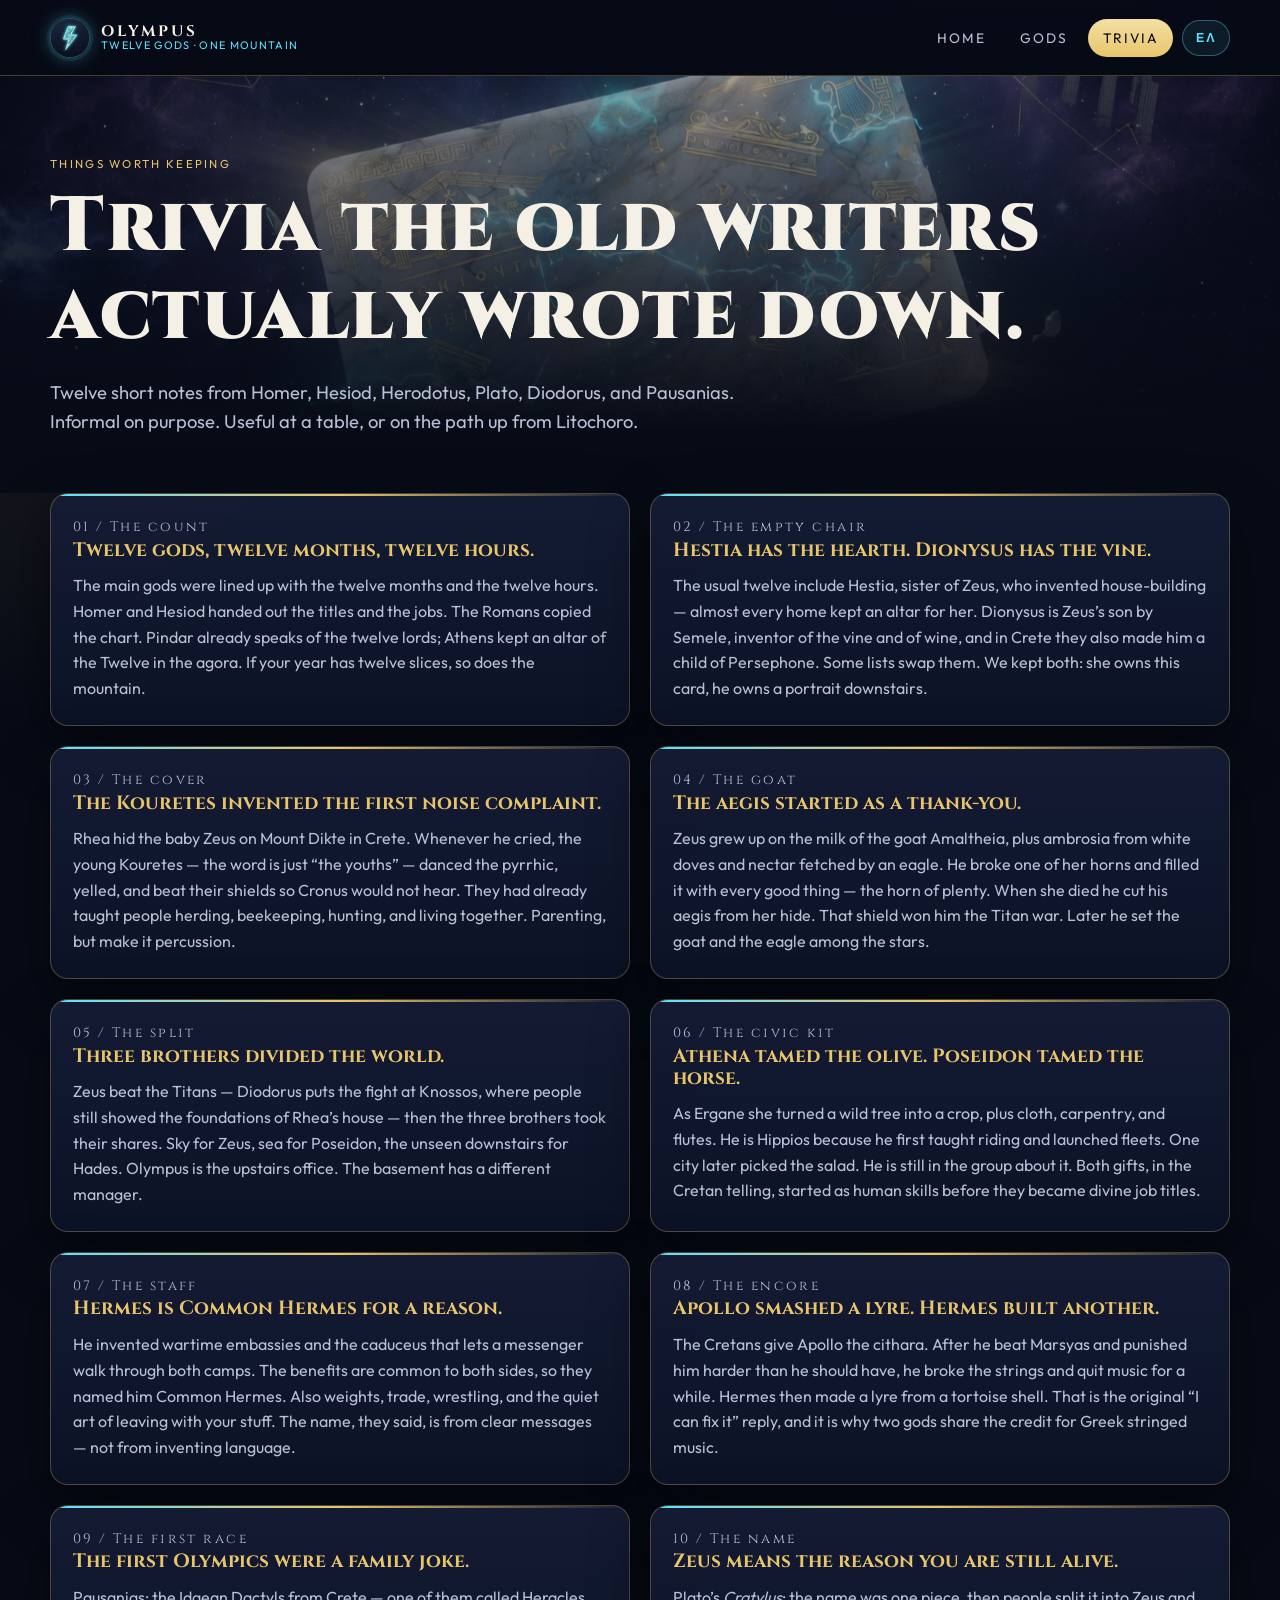
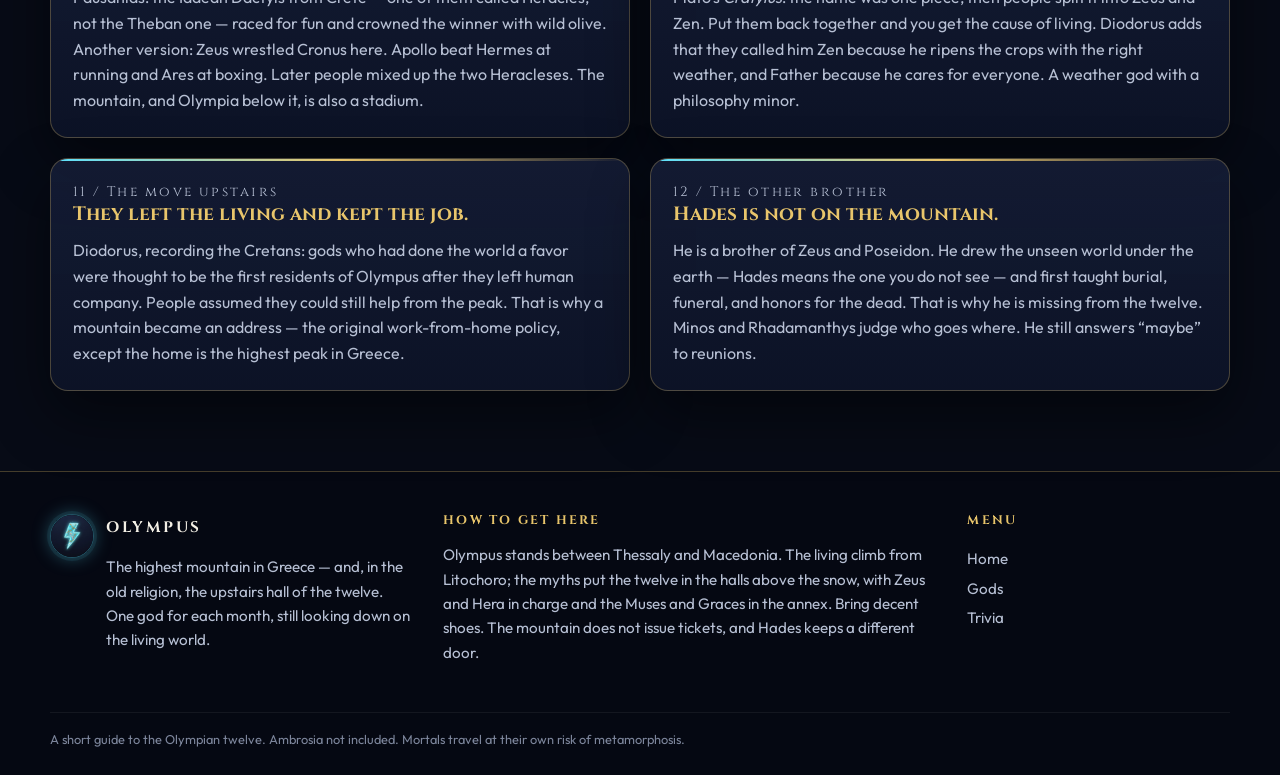
<file: trivia.html>
<!DOCTYPE html>
<html lang="en">
<head>
  <meta charset="UTF-8">
  <meta name="viewport" content="width=device-width, initial-scale=1.0">
  <title>Trivia — Olympus</title>
  <meta name="description" content="Twelve short facts about the Olympian gods and Mount Olympus, from Homer, Hesiod, Diodorus, Pausanias and Plato.">
  <link rel="icon" href="assets/images/logo-lightning.jpg">
  <link rel="alternate" hreflang="el" href="el/trivia.html">
  <link rel="preconnect" href="https://fonts.googleapis.com">
  <link rel="preconnect" href="https://fonts.gstatic.com" crossorigin>
  <link href="https://fonts.googleapis.com/css2?family=Cinzel:wght@500;700;900&family=Outfit:wght@300;400;500;600&display=swap" rel="stylesheet">
  <link rel="stylesheet" href="css/style.css">
</head>
<body>
  <a class="skip-link" href="#main">Skip to content</a>
  <header class="site-header">
    <div class="wrap header-inner">
      <a class="brand" href="index.html">
        <img class="logo-mark" src="assets/images/logo-lightning.jpg" alt="Olympus lightning logo" width="40" height="40">
        <span class="brand-text">
          <span class="brand-name">Olympus</span>
          <span class="brand-build">twelve gods · one mountain</span>
        </span>
      </a>
      <div class="header-actions">
        <button class="nav-toggle" type="button" aria-expanded="false" aria-controls="site-nav">
          <span class="sr-only">Open menu</span>
          <span></span><span></span><span></span>
        </button>
        <nav id="site-nav" class="site-nav" aria-label="Primary">
          <a href="index.html">Home</a>
          <a href="gods.html">Gods</a>
          <a href="trivia.html" aria-current="page">Trivia</a>
        </nav>
        <a class="lang-switch" href="el/trivia.html" hreflang="el" lang="el" aria-label="Ελληνικά">ΕΛ</a>
      </div>
    </div>
  </header>

  <main id="main">
    <section class="page-hero trivia-hero">
      <div class="wrap">
        <p class="kicker">Things worth keeping</p>
        <h1>Trivia the old writers actually wrote down.</h1>
        <p class="lede">Twelve short notes from Homer, Hesiod, Herodotus, Plato, Diodorus, and Pausanias. Informal on purpose. Useful at a table, or on the path up from Litochoro.</p>
      </div>
    </section>

    <section class="section" style="padding-top: 0;">
      <div class="wrap trivia-grid">
        <article class="card trivia-card">
          <p class="trivia-num">01 / The count</p>
          <h3>Twelve gods, twelve months, twelve hours.</h3>
          <p>The main gods were lined up with the twelve months and the twelve hours. Homer and Hesiod handed out the titles and the jobs. The Romans copied the chart. Pindar already speaks of the twelve lords; Athens kept an altar of the Twelve in the agora. If your year has twelve slices, so does the mountain.</p>
        </article>
        <article class="card trivia-card">
          <p class="trivia-num">02 / The empty chair</p>
          <h3>Hestia has the hearth. Dionysus has the vine.</h3>
          <p>The usual twelve include Hestia, sister of Zeus, who invented house-building — almost every home kept an altar for her. Dionysus is Zeus’s son by Semele, inventor of the vine and of wine, and in Crete they also made him a child of Persephone. Some lists swap them. We kept both: she owns this card, he owns a portrait downstairs.</p>
        </article>
        <article class="card trivia-card">
          <p class="trivia-num">03 / The cover</p>
          <h3>The Kouretes invented the first noise complaint.</h3>
          <p>Rhea hid the baby Zeus on Mount Dikte in Crete. Whenever he cried, the young Kouretes — the word is just “the youths” — danced the pyrrhic, yelled, and beat their shields so Cronus would not hear. They had already taught people herding, beekeeping, hunting, and living together. Parenting, but make it percussion.</p>
        </article>
        <article class="card trivia-card">
          <p class="trivia-num">04 / The goat</p>
          <h3>The aegis started as a thank-you.</h3>
          <p>Zeus grew up on the milk of the goat Amaltheia, plus ambrosia from white doves and nectar fetched by an eagle. He broke one of her horns and filled it with every good thing — the horn of plenty. When she died he cut his aegis from her hide. That shield won him the Titan war. Later he set the goat and the eagle among the stars.</p>
        </article>
        <article class="card trivia-card">
          <p class="trivia-num">05 / The split</p>
          <h3>Three brothers divided the world.</h3>
          <p>Zeus beat the Titans — Diodorus puts the fight at Knossos, where people still showed the foundations of Rhea’s house — then the three brothers took their shares. Sky for Zeus, sea for Poseidon, the unseen downstairs for Hades. Olympus is the upstairs office. The basement has a different manager.</p>
        </article>
        <article class="card trivia-card">
          <p class="trivia-num">06 / The civic kit</p>
          <h3>Athena tamed the olive. Poseidon tamed the horse.</h3>
          <p>As Ergane she turned a wild tree into a crop, plus cloth, carpentry, and flutes. He is Hippios because he first taught riding and launched fleets. One city later picked the salad. He is still in the group about it. Both gifts, in the Cretan telling, started as human skills before they became divine job titles.</p>
        </article>
        <article class="card trivia-card">
          <p class="trivia-num">07 / The staff</p>
          <h3>Hermes is Common Hermes for a reason.</h3>
          <p>He invented wartime embassies and the caduceus that lets a messenger walk through both camps. The benefits are common to both sides, so they named him Common Hermes. Also weights, trade, wrestling, and the quiet art of leaving with your stuff. The name, they said, is from clear messages — not from inventing language.</p>
        </article>
        <article class="card trivia-card">
          <p class="trivia-num">08 / The encore</p>
          <h3>Apollo smashed a lyre. Hermes built another.</h3>
          <p>The Cretans give Apollo the cithara. After he beat Marsyas and punished him harder than he should have, he broke the strings and quit music for a while. Hermes then made a lyre from a tortoise shell. That is the original “I can fix it” reply, and it is why two gods share the credit for Greek stringed music.</p>
        </article>
        <article class="card trivia-card">
          <p class="trivia-num">09 / The first race</p>
          <h3>The first Olympics were a family joke.</h3>
          <p>Pausanias: the Idaean Dactyls from Crete — one of them called Heracles, not the Theban one — raced for fun and crowned the winner with wild olive. Another version: Zeus wrestled Cronus here. Apollo beat Hermes at running and Ares at boxing. Later people mixed up the two Heracleses. The mountain, and Olympia below it, is also a stadium.</p>
        </article>
        <article class="card trivia-card">
          <p class="trivia-num">10 / The name</p>
          <h3>Zeus means the reason you are still alive.</h3>
          <p>Plato’s <em>Cratylus</em>: the name was one piece, then people split it into Zeus and Zen. Put them back together and you get the cause of living. Diodorus adds that they called him Zen because he ripens the crops with the right weather, and Father because he cares for everyone. A weather god with a philosophy minor.</p>
        </article>
        <article class="card trivia-card">
          <p class="trivia-num">11 / The move upstairs</p>
          <h3>They left the living and kept the job.</h3>
          <p>Diodorus, recording the Cretans: gods who had done the world a favor were thought to be the first residents of Olympus after they left human company. People assumed they could still help from the peak. That is why a mountain became an address — the original work-from-home policy, except the home is the highest peak in Greece.</p>
        </article>
        <article class="card trivia-card">
          <p class="trivia-num">12 / The other brother</p>
          <h3>Hades is not on the mountain.</h3>
          <p>He is a brother of Zeus and Poseidon. He drew the unseen world under the earth — Hades means the one you do not see — and first taught burial, funeral, and honors for the dead. That is why he is missing from the twelve. Minos and Rhadamanthys judge who goes where. He still answers “maybe” to reunions.</p>
        </article>
      </div>
    </section>
  </main>

  <footer class="site-footer">
    <div class="wrap footer-grid">
      <div class="footer-brand">
        <img class="logo-mark" src="assets/images/logo-lightning.jpg" alt="Olympus lightning logo" width="44" height="44">
        <div>
          <strong class="brand-name">Olympus</strong>
          <p>The highest mountain in Greece — and, in the old religion, the upstairs hall of the twelve. One god for each month, still looking down on the living world.</p>
        </div>
      </div>
      <div class="travel">
        <h2>How to get here</h2>
        <p>Olympus stands between Thessaly and Macedonia. The living climb from Litochoro; the myths put the twelve in the halls above the snow, with Zeus and Hera in charge and the Muses and Graces in the annex. Bring decent shoes. The mountain does not issue tickets, and Hades keeps a different door.</p>
      </div>
      <nav class="footer-nav" aria-label="Footer">
        <h2>Menu</h2>
        <a href="index.html">Home</a>
        <a href="gods.html">Gods</a>
        <a href="trivia.html">Trivia</a>
      </nav>
    </div>
    <div class="wrap legal">A short guide to the Olympian twelve. Ambrosia not included. Mortals travel at their own risk of metamorphosis.</div>
  </footer>
  <script src="js/main.js"></script>
</body>
</html>
</file>
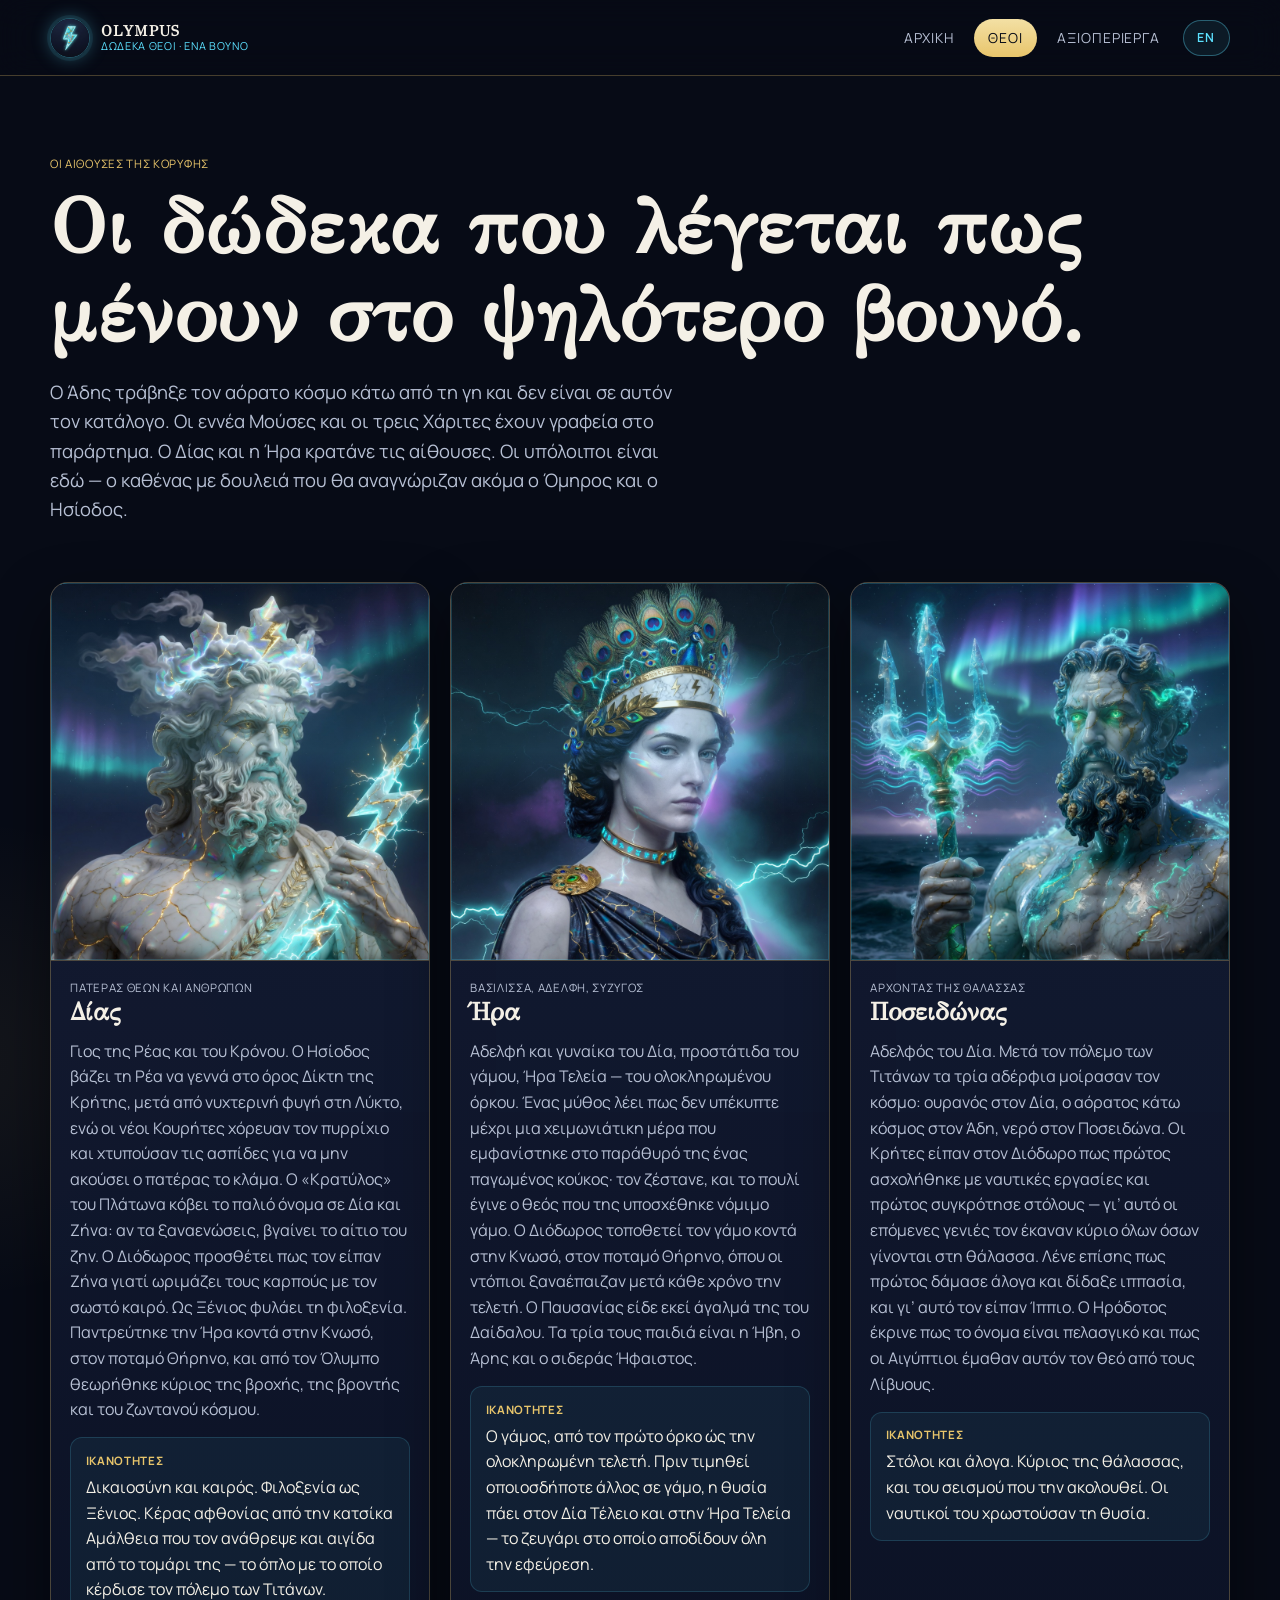
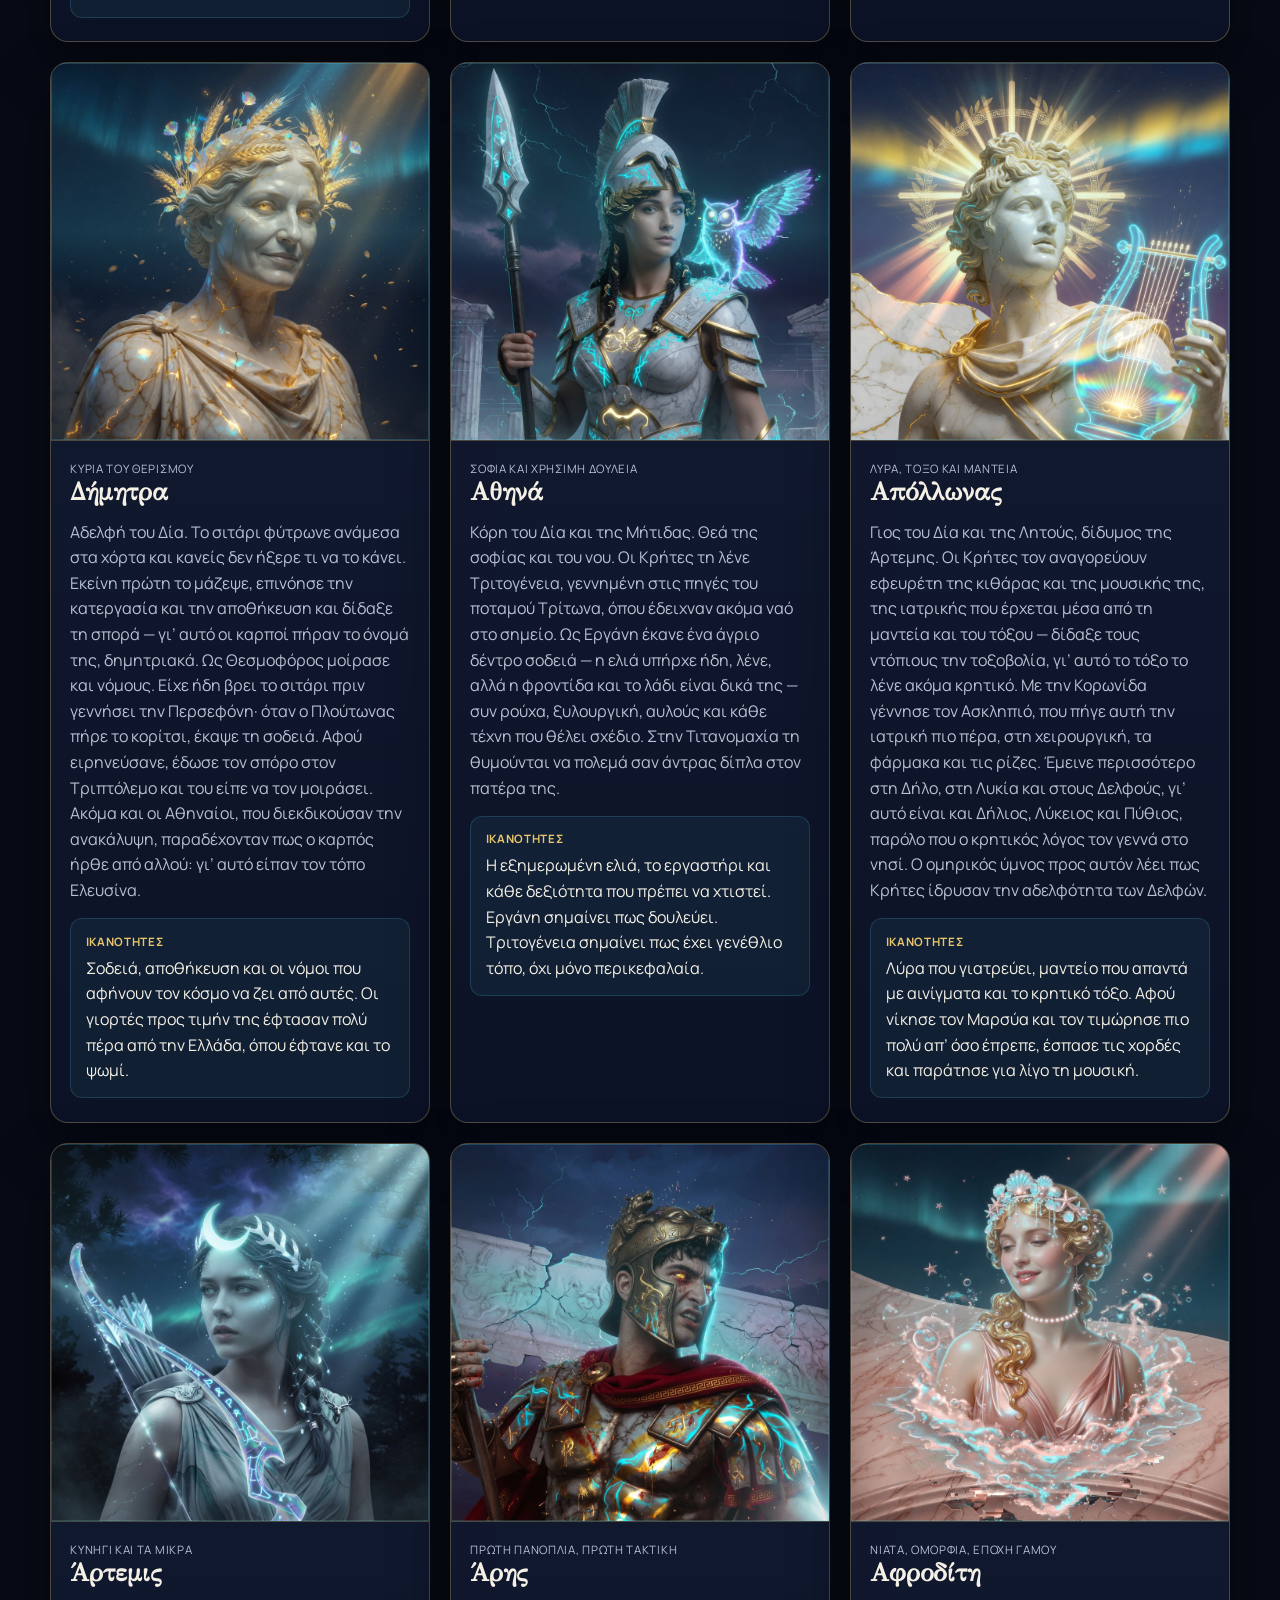
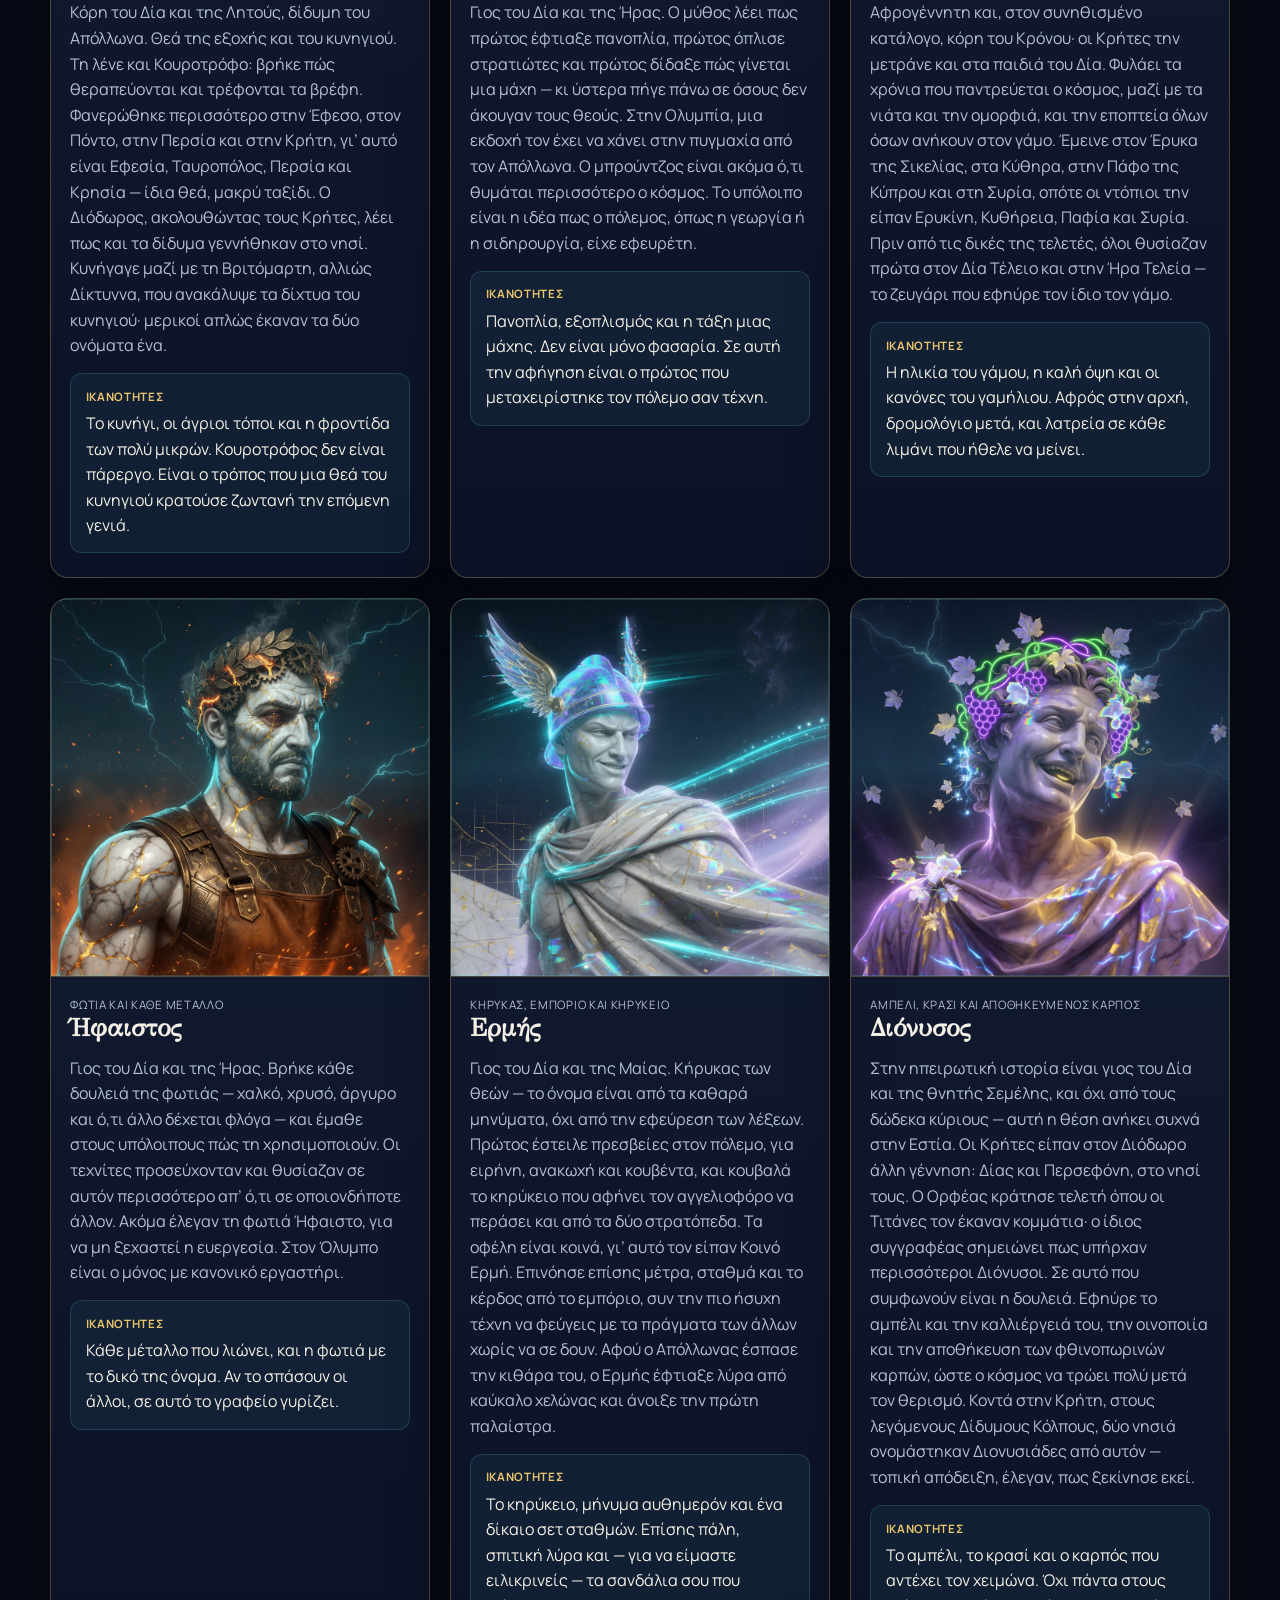
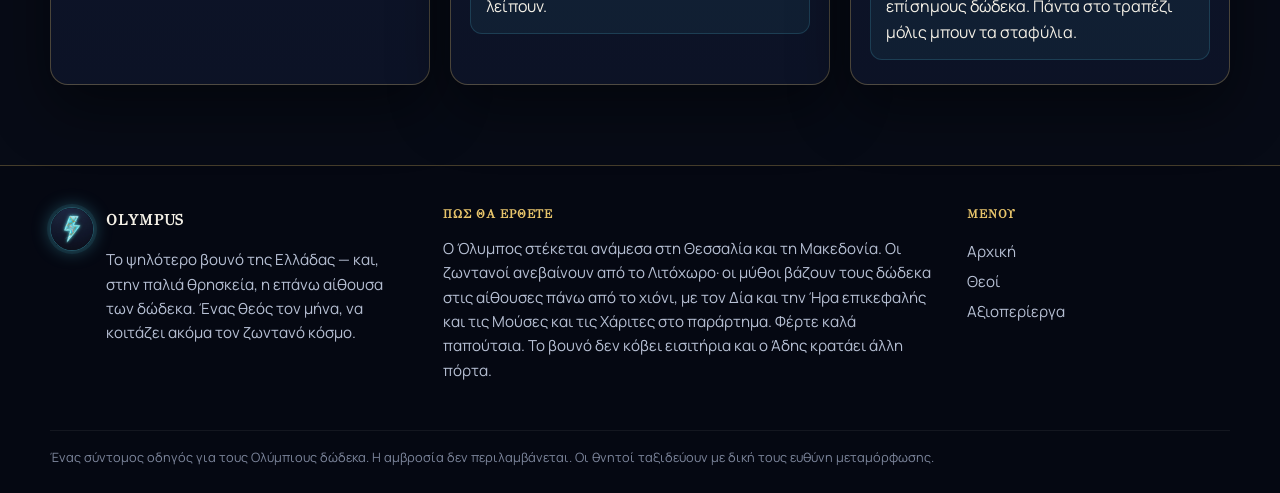
<file: el/gods.html>
<!DOCTYPE html>
<html lang="el">
<head>
  <meta charset="UTF-8">
  <meta name="viewport" content="width=device-width, initial-scale=1.0">
  <title>Θεοί — Όλυμπος</title>
  <meta name="description" content="Οι δώδεκα Ολύμπιοι σε σύντομα, ανεπίσημα βιογραφικά από την αρχαία ελληνική παράδοση — Όμηρος, Ησίοδος, Διόδωρος και οι υπόλοιποι.">
  <link rel="icon" href="../assets/images/logo-lightning.jpg">
  <link rel="alternate" hreflang="en" href="../gods.html">
  <link rel="preconnect" href="https://fonts.googleapis.com">
  <link rel="preconnect" href="https://fonts.gstatic.com" crossorigin>
  <link href="https://fonts.googleapis.com/css2?family=GFS+Didot&family=Manrope:wght@300;400;500;600;700&display=swap" rel="stylesheet">
  <link rel="stylesheet" href="../css/style.css">
</head>
<body>
  <a class="skip-link" href="#main">Μετάβαση στο περιεχόμενο</a>
  <header class="site-header">
    <div class="wrap header-inner">
      <a class="brand" href="index.html">
        <img class="logo-mark" src="../assets/images/logo-lightning.jpg" alt="Λογότυπο κεραυνού του Ολύμπου" width="40" height="40">
        <span class="brand-text">
          <span class="brand-name">Olympus</span>
          <span class="brand-build">δώδεκα θεοί · ένα βουνό</span>
        </span>
      </a>
      <div class="header-actions">
        <button class="nav-toggle" type="button" aria-expanded="false" aria-controls="site-nav">
          <span class="sr-only">Άνοιγμα μενού</span>
          <span></span><span></span><span></span>
        </button>
        <nav id="site-nav" class="site-nav" aria-label="Κύριο μενού">
          <a href="index.html">Αρχική</a>
          <a href="gods.html" aria-current="page">Θεοί</a>
          <a href="trivia.html">Αξιοπερίεργα</a>
        </nav>
        <a class="lang-switch" href="../gods.html" hreflang="en" lang="en" aria-label="English">EN</a>
      </div>
    </div>
  </header>

  <main id="main">
    <section class="page-hero">
      <div class="wrap">
        <p class="kicker">Οι αίθουσες της κορυφής</p>
        <h1>Οι δώδεκα που λέγεται πως μένουν στο ψηλότερο βουνό.</h1>
        <p class="lede">Ο Άδης τράβηξε τον αόρατο κόσμο κάτω από τη γη και δεν είναι σε αυτόν τον κατάλογο. Οι εννέα Μούσες και οι τρεις Χάριτες έχουν γραφεία στο παράρτημα. Ο Δίας και η Ήρα κρατάνε τις αίθουσες. Οι υπόλοιποι είναι εδώ — ο καθένας με δουλειά που θα αναγνώριζαν ακόμα ο Όμηρος και ο Ησίοδος.</p>
      </div>
    </section>

    <section class="section" style="padding-top: 0;">
      <div class="wrap gods-grid">
        <article class="card god-card" id="zeus">
          <div class="portrait-frame">
            <img src="../assets/images/gods/zeus.jpg" alt="Πορτρέτο του Δία σε νέον μάρμαρο">
          </div>
          <div class="god-body">
            <p class="epithet">Πατέρας θεών και ανθρώπων</p>
            <h2>Δίας</h2>
            <p>Γιος της Ρέας και του Κρόνου. Ο Ησίοδος βάζει τη Ρέα να γεννά στο όρος Δίκτη της Κρήτης, μετά από νυχτερινή φυγή στη Λύκτο, ενώ οι νέοι Κουρήτες χόρευαν τον πυρρίχιο και χτυπούσαν τις ασπίδες για να μην ακούσει ο πατέρας το κλάμα. Ο «Κρατύλος» του Πλάτωνα κόβει το παλιό όνομα σε Δία και Ζήνα: αν τα ξαναενώσεις, βγαίνει το αίτιο του ζην. Ο Διόδωρος προσθέτει πως τον είπαν Ζήνα γιατί ωριμάζει τους καρπούς με τον σωστό καιρό. Ως Ξένιος φυλάει τη φιλοξενία. Παντρεύτηκε την Ήρα κοντά στην Κνωσό, στον ποταμό Θήρηνο, και από τον Όλυμπο θεωρήθηκε κύριος της βροχής, της βροντής και του ζωντανού κόσμου.</p>
            <div class="ability">
              <strong>Ικανότητες</strong>
              <p>Δικαιοσύνη και καιρός. Φιλοξενία ως Ξένιος. Κέρας αφθονίας από την κατσίκα Αμάλθεια που τον ανάθρεψε και αιγίδα από το τομάρι της — το όπλο με το οποίο κέρδισε τον πόλεμο των Τιτάνων.</p>
            </div>
          </div>
        </article>

        <article class="card god-card" id="hera">
          <div class="portrait-frame">
            <img src="../assets/images/gods/hera.jpg" alt="Πορτρέτο της Ήρας σε νέον μάρμαρο">
          </div>
          <div class="god-body">
            <p class="epithet">Βασίλισσα, αδελφή, σύζυγος</p>
            <h2>Ήρα</h2>
            <p>Αδελφή και γυναίκα του Δία, προστάτιδα του γάμου, Ήρα Τελεία — του ολοκληρωμένου όρκου. Ένας μύθος λέει πως δεν υπέκυπτε μέχρι μια χειμωνιάτικη μέρα που εμφανίστηκε στο παράθυρό της ένας παγωμένος κούκος· τον ζέστανε, και το πουλί έγινε ο θεός που της υποσχέθηκε νόμιμο γάμο. Ο Διόδωρος τοποθετεί τον γάμο κοντά στην Κνωσό, στον ποταμό Θήρηνο, όπου οι ντόπιοι ξαναέπαιζαν μετά κάθε χρόνο την τελετή. Ο Παυσανίας είδε εκεί άγαλμά της του Δαίδαλου. Τα τρία τους παιδιά είναι η Ήβη, ο Άρης και ο σιδεράς Ήφαιστος.</p>
            <div class="ability">
              <strong>Ικανότητες</strong>
              <p>Ο γάμος, από τον πρώτο όρκο ώς την ολοκληρωμένη τελετή. Πριν τιμηθεί οποιοσδήποτε άλλος σε γάμο, η θυσία πάει στον Δία Τέλειο και στην Ήρα Τελεία — το ζευγάρι στο οποίο αποδίδουν όλη την εφεύρεση.</p>
            </div>
          </div>
        </article>

        <article class="card god-card" id="poseidon">
          <div class="portrait-frame">
            <img src="../assets/images/gods/poseidon.jpg" alt="Πορτρέτο του Ποσειδώνα σε νέον μάρμαρο">
          </div>
          <div class="god-body">
            <p class="epithet">Άρχοντας της θάλασσας</p>
            <h2>Ποσειδώνας</h2>
            <p>Αδελφός του Δία. Μετά τον πόλεμο των Τιτάνων τα τρία αδέρφια μοίρασαν τον κόσμο: ουρανός στον Δία, ο αόρατος κάτω κόσμος στον Άδη, νερό στον Ποσειδώνα. Οι Κρήτες είπαν στον Διόδωρο πως πρώτος ασχολήθηκε με ναυτικές εργασίες και πρώτος συγκρότησε στόλους — γι’ αυτό οι επόμενες γενιές τον έκαναν κύριο όλων όσων γίνονται στη θάλασσα. Λένε επίσης πως πρώτος δάμασε άλογα και δίδαξε ιππασία, και γι’ αυτό τον είπαν Ίππιο. Ο Ηρόδοτος έκρινε πως το όνομα είναι πελασγικό και πως οι Αιγύπτιοι έμαθαν αυτόν τον θεό από τους Λίβυους.</p>
            <div class="ability">
              <strong>Ικανότητες</strong>
              <p>Στόλοι και άλογα. Κύριος της θάλασσας, και του σεισμού που την ακολουθεί. Οι ναυτικοί του χρωστούσαν τη θυσία.</p>
            </div>
          </div>
        </article>

        <article class="card god-card" id="demeter">
          <div class="portrait-frame">
            <img src="../assets/images/gods/demeter.jpg" alt="Πορτρέτο της Δήμητρας σε νέον μάρμαρο">
          </div>
          <div class="god-body">
            <p class="epithet">Κυρία του θερισμού</p>
            <h2>Δήμητρα</h2>
            <p>Αδελφή του Δία. Το σιτάρι φύτρωνε ανάμεσα στα χόρτα και κανείς δεν ήξερε τι να το κάνει. Εκείνη πρώτη το μάζεψε, επινόησε την κατεργασία και την αποθήκευση και δίδαξε τη σπορά — γι’ αυτό οι καρποί πήραν το όνομά της, δημητριακά. Ως Θεσμοφόρος μοίρασε και νόμους. Είχε ήδη βρει το σιτάρι πριν γεννήσει την Περσεφόνη· όταν ο Πλούτωνας πήρε το κορίτσι, έκαψε τη σοδειά. Αφού ειρηνεύσανε, έδωσε τον σπόρο στον Τριπτόλεμο και του είπε να τον μοιράσει. Ακόμα και οι Αθηναίοι, που διεκδικούσαν την ανακάλυψη, παραδέχονταν πως ο καρπός ήρθε από αλλού: γι’ αυτό είπαν τον τόπο Ελευσίνα.</p>
            <div class="ability">
              <strong>Ικανότητες</strong>
              <p>Σοδειά, αποθήκευση και οι νόμοι που αφήνουν τον κόσμο να ζει από αυτές. Οι γιορτές προς τιμήν της έφτασαν πολύ πέρα από την Ελλάδα, όπου έφτανε και το ψωμί.</p>
            </div>
          </div>
        </article>

        <article class="card god-card" id="athena">
          <div class="portrait-frame">
            <img src="../assets/images/gods/athena.jpg" alt="Πορτρέτο της Αθηνάς σε νέον μάρμαρο">
          </div>
          <div class="god-body">
            <p class="epithet">Σοφία και χρήσιμη δουλειά</p>
            <h2>Αθηνά</h2>
            <p>Κόρη του Δία και της Μήτιδας. Θεά της σοφίας και του νου. Οι Κρήτες τη λένε Τριτογένεια, γεννημένη στις πηγές του ποταμού Τρίτωνα, όπου έδειχναν ακόμα ναό στο σημείο. Ως Εργάνη έκανε ένα άγριο δέντρο σοδειά — η ελιά υπήρχε ήδη, λένε, αλλά η φροντίδα και το λάδι είναι δικά της — συν ρούχα, ξυλουργική, αυλούς και κάθε τέχνη που θέλει σχέδιο. Στην Τιτανομαχία τη θυμούνται να πολεμά σαν άντρας δίπλα στον πατέρα της.</p>
            <div class="ability">
              <strong>Ικανότητες</strong>
              <p>Η εξημερωμένη ελιά, το εργαστήρι και κάθε δεξιότητα που πρέπει να χτιστεί. Εργάνη σημαίνει πως δουλεύει. Τριτογένεια σημαίνει πως έχει γενέθλιο τόπο, όχι μόνο περικεφαλαία.</p>
            </div>
          </div>
        </article>

        <article class="card god-card" id="apollo">
          <div class="portrait-frame">
            <img src="../assets/images/gods/apollo.jpg" alt="Πορτρέτο του Απόλλωνα σε νέον μάρμαρο">
          </div>
          <div class="god-body">
            <p class="epithet">Λύρα, τόξο και μαντεία</p>
            <h2>Απόλλωνας</h2>
            <p>Γιος του Δία και της Λητούς, δίδυμος της Άρτεμης. Οι Κρήτες τον αναγορεύουν εφευρέτη της κιθάρας και της μουσικής της, της ιατρικής που έρχεται μέσα από τη μαντεία και του τόξου — δίδαξε τους ντόπιους την τοξοβολία, γι’ αυτό το τόξο το λένε ακόμα κρητικό. Με την Κορωνίδα γέννησε τον Ασκληπιό, που πήγε αυτή την ιατρική πιο πέρα, στη χειρουργική, τα φάρμακα και τις ρίζες. Έμεινε περισσότερο στη Δήλο, στη Λυκία και στους Δελφούς, γι’ αυτό είναι και Δήλιος, Λύκειος και Πύθιος, παρόλο που ο κρητικός λόγος τον γεννά στο νησί. Ο ομηρικός ύμνος προς αυτόν λέει πως Κρήτες ίδρυσαν την αδελφότητα των Δελφών.</p>
            <div class="ability">
              <strong>Ικανότητες</strong>
              <p>Λύρα που γιατρεύει, μαντείο που απαντά με αινίγματα και το κρητικό τόξο. Αφού νίκησε τον Μαρσύα και τον τιμώρησε πιο πολύ απ’ όσο έπρεπε, έσπασε τις χορδές και παράτησε για λίγο τη μουσική.</p>
            </div>
          </div>
        </article>

        <article class="card god-card" id="artemis">
          <div class="portrait-frame">
            <img src="../assets/images/gods/artemis.jpg" alt="Πορτρέτο της Άρτεμης σε νέον μάρμαρο">
          </div>
          <div class="god-body">
            <p class="epithet">Κυνήγι και τα μικρά</p>
            <h2>Άρτεμις</h2>
            <p>Κόρη του Δία και της Λητούς, δίδυμη του Απόλλωνα. Θεά της εξοχής και του κυνηγιού. Τη λένε και Κουροτρόφο: βρήκε πώς θεραπεύονται και τρέφονται τα βρέφη. Φανερώθηκε περισσότερο στην Έφεσο, στον Πόντο, στην Περσία και στην Κρήτη, γι’ αυτό είναι Εφεσία, Ταυροπόλος, Περσία και Κρησία — ίδια θεά, μακρύ ταξίδι. Ο Διόδωρος, ακολουθώντας τους Κρήτες, λέει πως και τα δίδυμα γεννήθηκαν στο νησί. Κυνήγαγε μαζί με τη Βριτόμαρτη, αλλιώς Δίκτυννα, που ανακάλυψε τα δίχτυα του κυνηγιού· μερικοί απλώς έκαναν τα δύο ονόματα ένα.</p>
            <div class="ability">
              <strong>Ικανότητες</strong>
              <p>Το κυνήγι, οι άγριοι τόποι και η φροντίδα των πολύ μικρών. Κουροτρόφος δεν είναι πάρεργο. Είναι ο τρόπος που μια θεά του κυνηγιού κρατούσε ζωντανή την επόμενη γενιά.</p>
            </div>
          </div>
        </article>

        <article class="card god-card" id="ares">
          <div class="portrait-frame">
            <img src="../assets/images/gods/ares.jpg" alt="Πορτρέτο του Άρη σε νέον μάρμαρο">
          </div>
          <div class="god-body">
            <p class="epithet">Πρώτη πανοπλία, πρώτη τακτική</p>
            <h2>Άρης</h2>
            <p>Γιος του Δία και της Ήρας. Ο μύθος λέει πως πρώτος έφτιαξε πανοπλία, πρώτος όπλισε στρατιώτες και πρώτος δίδαξε πώς γίνεται μια μάχη — κι ύστερα πήγε πάνω σε όσους δεν άκουγαν τους θεούς. Στην Ολυμπία, μια εκδοχή τον έχει να χάνει στην πυγμαχία από τον Απόλλωνα. Ο μπρούντζος είναι ακόμα ό,τι θυμάται περισσότερο ο κόσμος. Το υπόλοιπο είναι η ιδέα πως ο πόλεμος, όπως η γεωργία ή η σιδηρουργία, είχε εφευρέτη.</p>
            <div class="ability">
              <strong>Ικανότητες</strong>
              <p>Πανοπλία, εξοπλισμός και η τάξη μιας μάχης. Δεν είναι μόνο φασαρία. Σε αυτή την αφήγηση είναι ο πρώτος που μεταχειρίστηκε τον πόλεμο σαν τέχνη.</p>
            </div>
          </div>
        </article>

        <article class="card god-card" id="aphrodite">
          <div class="portrait-frame">
            <img src="../assets/images/gods/aphrodite.jpg" alt="Πορτρέτο της Αφροδίτης σε νέον μάρμαρο">
          </div>
          <div class="god-body">
            <p class="epithet">Νιάτα, ομορφιά, εποχή γάμου</p>
            <h2>Αφροδίτη</h2>
            <p>Αφρογέννητη και, στον συνηθισμένο κατάλογο, κόρη του Κρόνου· οι Κρήτες την μετράνε και στα παιδιά του Δία. Φυλάει τα χρόνια που παντρεύεται ο κόσμος, μαζί με τα νιάτα και την ομορφιά, και την εποπτεία όλων όσων ανήκουν στον γάμο. Έμεινε στον Έρυκα της Σικελίας, στα Κύθηρα, στην Πάφο της Κύπρου και στη Συρία, οπότε οι ντόπιοι την είπαν Ερυκίνη, Κυθήρεια, Παφία και Συρία. Πριν από τις δικές της τελετές, όλοι θυσίαζαν πρώτα στον Δία Τέλειο και στην Ήρα Τελεία — το ζευγάρι που εφηύρε τον ίδιο τον γάμο.</p>
            <div class="ability">
              <strong>Ικανότητες</strong>
              <p>Η ηλικία του γάμου, η καλή όψη και οι κανόνες του γαμήλιου. Αφρός στην αρχή, δρομολόγιο μετά, και λατρεία σε κάθε λιμάνι που ήθελε να μείνει.</p>
            </div>
          </div>
        </article>

        <article class="card god-card" id="hephaestus">
          <div class="portrait-frame">
            <img src="../assets/images/gods/hephaestus.jpg" alt="Πορτρέτο του Ήφαιστου σε νέον μάρμαρο">
          </div>
          <div class="god-body">
            <p class="epithet">Φωτιά και κάθε μέταλλο</p>
            <h2>Ήφαιστος</h2>
            <p>Γιος του Δία και της Ήρας. Βρήκε κάθε δουλειά της φωτιάς — χαλκό, χρυσό, άργυρο και ό,τι άλλο δέχεται φλόγα — και έμαθε στους υπόλοιπους πώς τη χρησιμοποιούν. Οι τεχνίτες προσεύχονταν και θυσίαζαν σε αυτόν περισσότερο απ’ ό,τι σε οποιονδήποτε άλλον. Ακόμα έλεγαν τη φωτιά Ήφαιστο, για να μη ξεχαστεί η ευεργεσία. Στον Όλυμπο είναι ο μόνος με κανονικό εργαστήρι.</p>
            <div class="ability">
              <strong>Ικανότητες</strong>
              <p>Κάθε μέταλλο που λιώνει, και η φωτιά με το δικό της όνομα. Αν το σπάσουν οι άλλοι, σε αυτό το γραφείο γυρίζει.</p>
            </div>
          </div>
        </article>

        <article class="card god-card" id="hermes">
          <div class="portrait-frame">
            <img src="../assets/images/gods/hermes.jpg" alt="Πορτρέτο του Ερμή σε νέον μάρμαρο">
          </div>
          <div class="god-body">
            <p class="epithet">Κήρυκας, εμπόριο και κηρύκειο</p>
            <h2>Ερμής</h2>
            <p>Γιος του Δία και της Μαίας. Κήρυκας των θεών — το όνομα είναι από τα καθαρά μηνύματα, όχι από την εφεύρεση των λέξεων. Πρώτος έστειλε πρεσβείες στον πόλεμο, για ειρήνη, ανακωχή και κουβέντα, και κουβαλά το κηρύκειο που αφήνει τον αγγελιοφόρο να περάσει και από τα δύο στρατόπεδα. Τα οφέλη είναι κοινά, γι’ αυτό τον είπαν Κοινό Ερμή. Επινόησε επίσης μέτρα, σταθμά και το κέρδος από το εμπόριο, συν την πιο ήσυχη τέχνη να φεύγεις με τα πράγματα των άλλων χωρίς να σε δουν. Αφού ο Απόλλωνας έσπασε την κιθάρα του, ο Ερμής έφτιαξε λύρα από καύκαλο χελώνας και άνοιξε την πρώτη παλαίστρα.</p>
            <div class="ability">
              <strong>Ικανότητες</strong>
              <p>Το κηρύκειο, μήνυμα αυθημερόν και ένα δίκαιο σετ σταθμών. Επίσης πάλη, σπιτική λύρα και — για να είμαστε ειλικρινείς — τα σανδάλια σου που λείπουν.</p>
            </div>
          </div>
        </article>

        <article class="card god-card" id="dionysus">
          <div class="portrait-frame">
            <img src="../assets/images/gods/dionysus.jpg" alt="Πορτρέτο του Διόνυσου σε νέον μάρμαρο">
          </div>
          <div class="god-body">
            <p class="epithet">Αμπέλι, κρασί και αποθηκευμένος καρπός</p>
            <h2>Διόνυσος</h2>
            <p>Στην ηπειρωτική ιστορία είναι γιος του Δία και της θνητής Σεμέλης, και όχι από τους δώδεκα κύριους — αυτή η θέση ανήκει συχνά στην Εστία. Οι Κρήτες είπαν στον Διόδωρο άλλη γέννηση: Δίας και Περσεφόνη, στο νησί τους. Ο Ορφέας κράτησε τελετή όπου οι Τιτάνες τον έκαναν κομμάτια· ο ίδιος συγγραφέας σημειώνει πως υπήρχαν περισσότεροι Διόνυσοι. Σε αυτό που συμφωνούν είναι η δουλειά. Εφηύρε το αμπέλι και την καλλιέργειά του, την οινοποιία και την αποθήκευση των φθινοπωρινών καρπών, ώστε ο κόσμος να τρώει πολύ μετά τον θερισμό. Κοντά στην Κρήτη, στους λεγόμενους Δίδυμους Κόλπους, δύο νησιά ονομάστηκαν Διονυσιάδες από αυτόν — τοπική απόδειξη, έλεγαν, πως ξεκίνησε εκεί.</p>
            <div class="ability">
              <strong>Ικανότητες</strong>
              <p>Το αμπέλι, το κρασί και ο καρπός που αντέχει τον χειμώνα. Όχι πάντα στους επίσημους δώδεκα. Πάντα στο τραπέζι μόλις μπουν τα σταφύλια.</p>
            </div>
          </div>
        </article>
      </div>
    </section>
  </main>

  <footer class="site-footer">
    <div class="wrap footer-grid">
      <div class="footer-brand">
        <img class="logo-mark" src="../assets/images/logo-lightning.jpg" alt="Λογότυπο κεραυνού του Ολύμπου" width="44" height="44">
        <div>
          <strong class="brand-name">Olympus</strong>
          <p>Το ψηλότερο βουνό της Ελλάδας — και, στην παλιά θρησκεία, η επάνω αίθουσα των δώδεκα. Ένας θεός τον μήνα, να κοιτάζει ακόμα τον ζωντανό κόσμο.</p>
        </div>
      </div>
      <div class="travel">
        <h2>Πώς θα έρθετε</h2>
        <p>Ο Όλυμπος στέκεται ανάμεσα στη Θεσσαλία και τη Μακεδονία. Οι ζωντανοί ανεβαίνουν από το Λιτόχωρο· οι μύθοι βάζουν τους δώδεκα στις αίθουσες πάνω από το χιόνι, με τον Δία και την Ήρα επικεφαλής και τις Μούσες και τις Χάριτες στο παράρτημα. Φέρτε καλά παπούτσια. Το βουνό δεν κόβει εισιτήρια και ο Άδης κρατάει άλλη πόρτα.</p>
      </div>
      <nav class="footer-nav" aria-label="Υποσέλιδο">
        <h2>Μενού</h2>
        <a href="index.html">Αρχική</a>
        <a href="gods.html">Θεοί</a>
        <a href="trivia.html">Αξιοπερίεργα</a>
      </nav>
    </div>
    <div class="wrap legal">Ένας σύντομος οδηγός για τους Ολύμπιους δώδεκα. Η αμβροσία δεν περιλαμβάνεται. Οι θνητοί ταξιδεύουν με δική τους ευθύνη μεταμόρφωσης.</div>
  </footer>
  <script src="../js/main.js"></script>
</body>
</html>
</file>
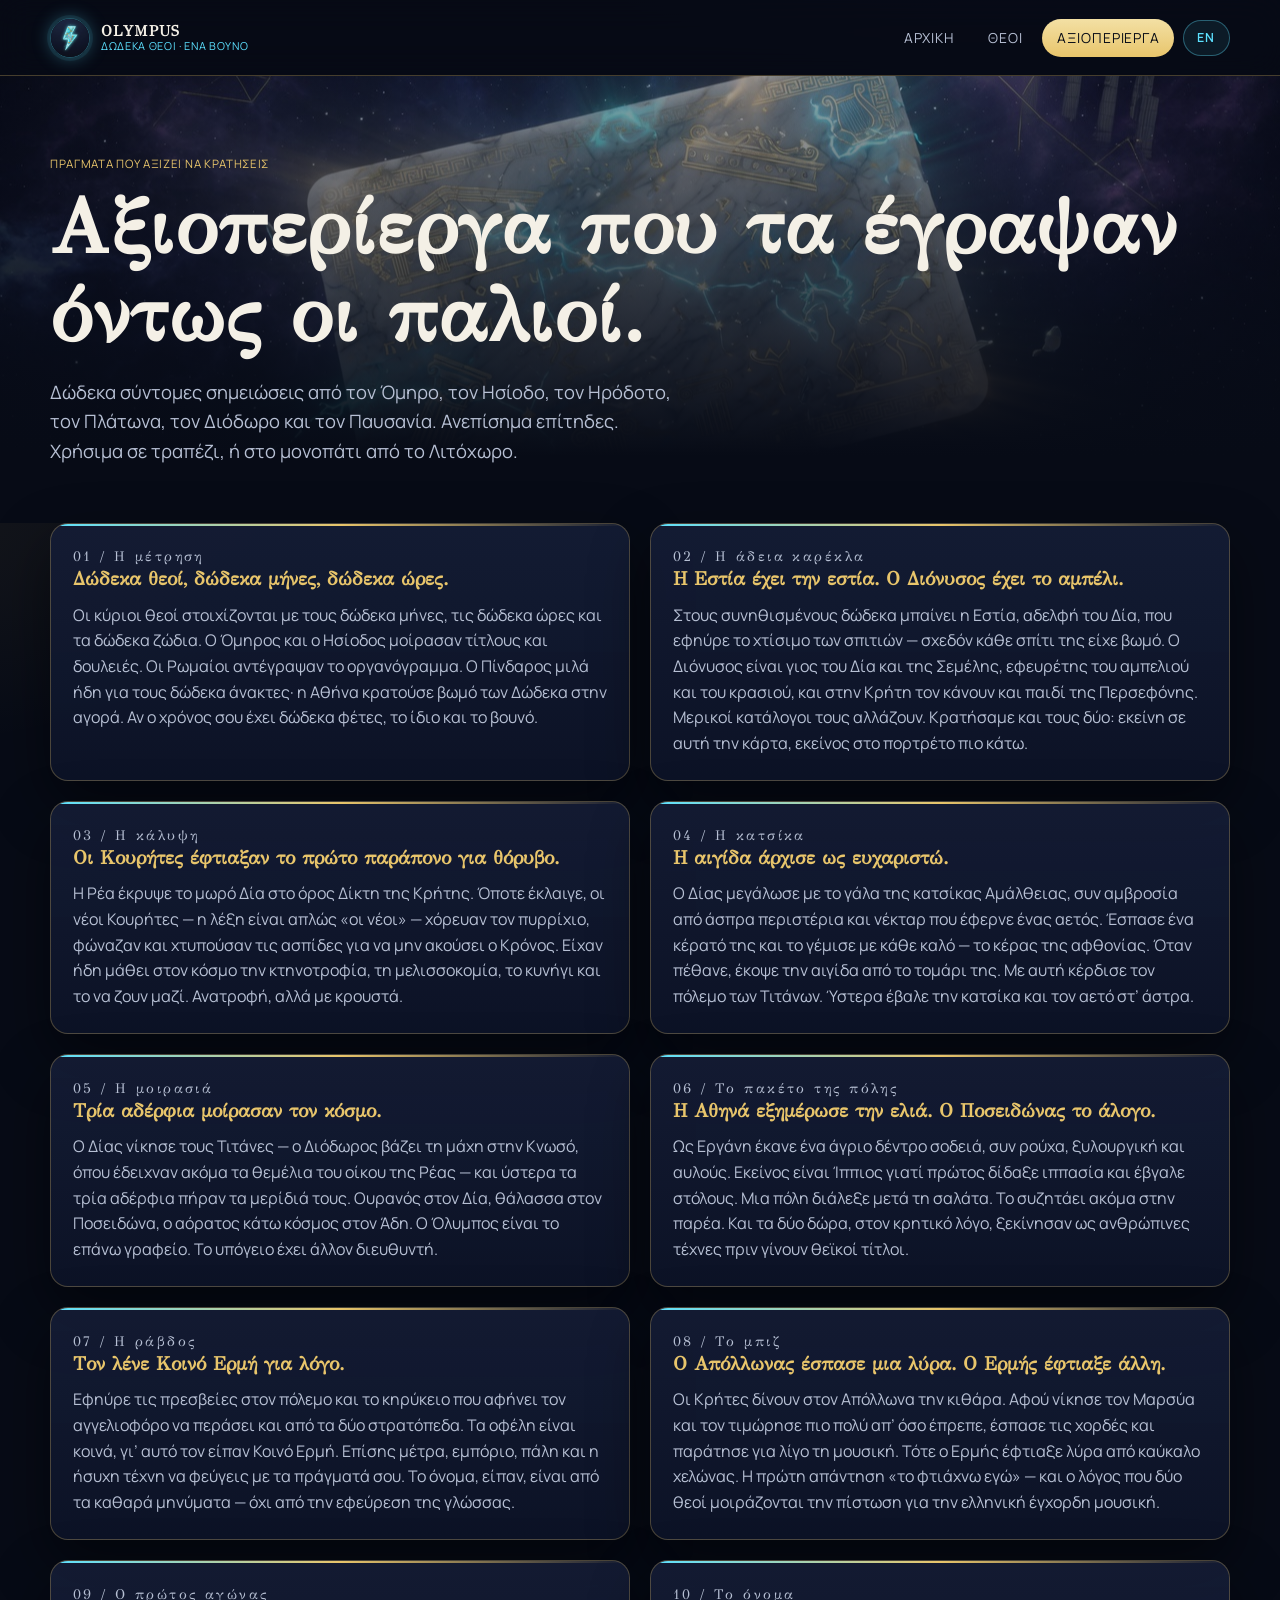
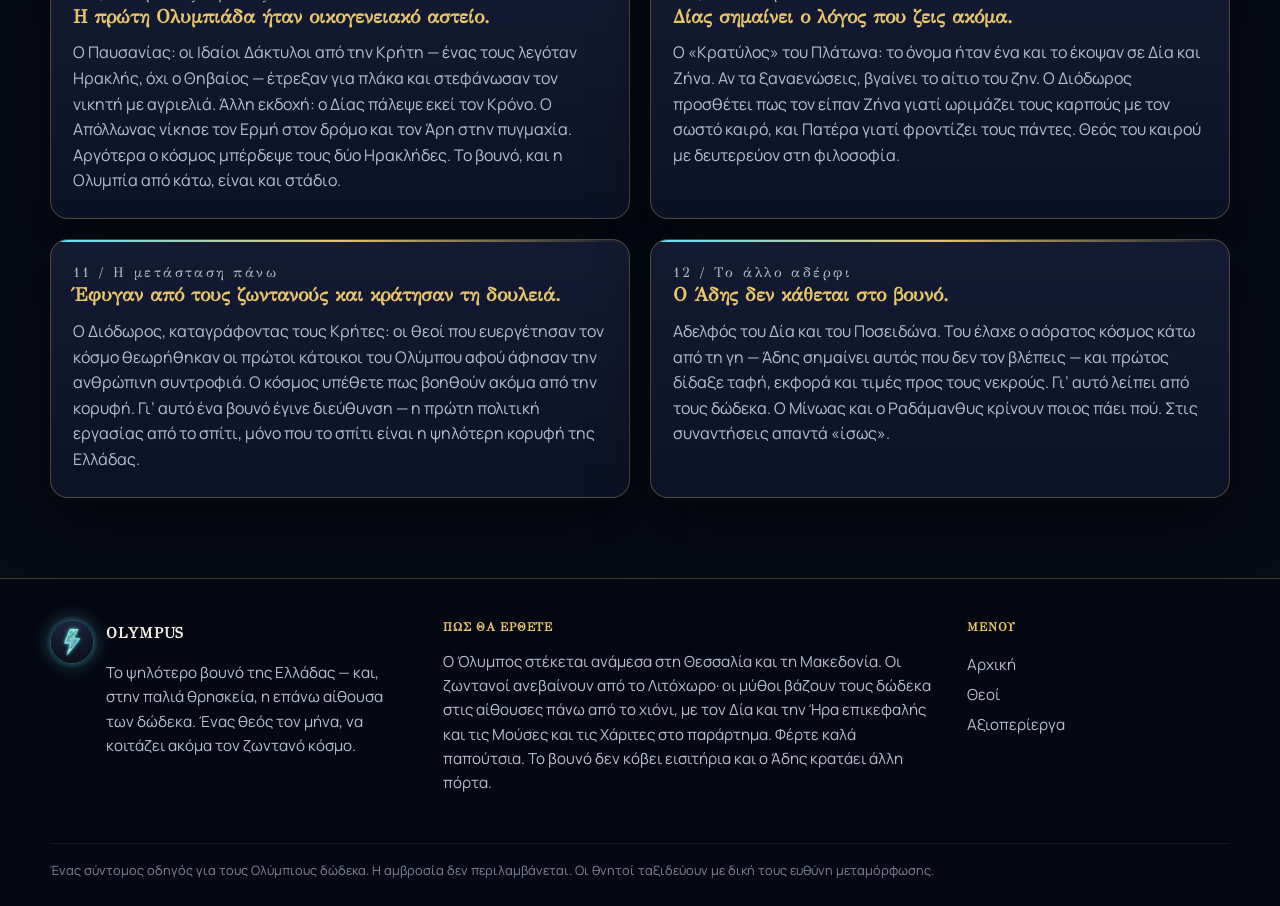
<file: el/trivia.html>
<!DOCTYPE html>
<html lang="el">
<head>
  <meta charset="UTF-8">
  <meta name="viewport" content="width=device-width, initial-scale=1.0">
  <title>Αξιοπερίεργα — Όλυμπος</title>
  <meta name="description" content="Δώδεκα σύντομα γεγονότα για τους Ολύμπιους θεούς και τον Όλυμπο, από τον Όμηρο, τον Ησίοδο, τον Διόδωρο, τον Παυσανία και τον Πλάτωνα.">
  <link rel="icon" href="../assets/images/logo-lightning.jpg">
  <link rel="alternate" hreflang="en" href="../trivia.html">
  <link rel="preconnect" href="https://fonts.googleapis.com">
  <link rel="preconnect" href="https://fonts.gstatic.com" crossorigin>
  <link href="https://fonts.googleapis.com/css2?family=GFS+Didot&family=Manrope:wght@300;400;500;600;700&display=swap" rel="stylesheet">
  <link rel="stylesheet" href="../css/style.css">
</head>
<body>
  <a class="skip-link" href="#main">Μετάβαση στο περιεχόμενο</a>
  <header class="site-header">
    <div class="wrap header-inner">
      <a class="brand" href="index.html">
        <img class="logo-mark" src="../assets/images/logo-lightning.jpg" alt="Λογότυπο κεραυνού του Ολύμπου" width="40" height="40">
        <span class="brand-text">
          <span class="brand-name">Olympus</span>
          <span class="brand-build">δώδεκα θεοί · ένα βουνό</span>
        </span>
      </a>
      <div class="header-actions">
        <button class="nav-toggle" type="button" aria-expanded="false" aria-controls="site-nav">
          <span class="sr-only">Άνοιγμα μενού</span>
          <span></span><span></span><span></span>
        </button>
        <nav id="site-nav" class="site-nav" aria-label="Κύριο μενού">
          <a href="index.html">Αρχική</a>
          <a href="gods.html">Θεοί</a>
          <a href="trivia.html" aria-current="page">Αξιοπερίεργα</a>
        </nav>
        <a class="lang-switch" href="../trivia.html" hreflang="en" lang="en" aria-label="English">EN</a>
      </div>
    </div>
  </header>

  <main id="main">
    <section class="page-hero trivia-hero">
      <div class="wrap">
        <p class="kicker">Πράγματα που αξίζει να κρατήσεις</p>
        <h1>Αξιοπερίεργα που τα έγραψαν όντως οι παλιοί.</h1>
        <p class="lede">Δώδεκα σύντομες σημειώσεις από τον Όμηρο, τον Ησίοδο, τον Ηρόδοτο, τον Πλάτωνα, τον Διόδωρο και τον Παυσανία. Ανεπίσημα επίτηδες. Χρήσιμα σε τραπέζι, ή στο μονοπάτι από το Λιτόχωρο.</p>
      </div>
    </section>

    <section class="section" style="padding-top: 0;">
      <div class="wrap trivia-grid">
        <article class="card trivia-card">
          <p class="trivia-num">01 / Η μέτρηση</p>
          <h3>Δώδεκα θεοί, δώδεκα μήνες, δώδεκα ώρες.</h3>
          <p>Οι κύριοι θεοί στοιχίζονται με τους δώδεκα μήνες, τις δώδεκα ώρες και τα δώδεκα ζώδια. Ο Όμηρος και ο Ησίοδος μοίρασαν τίτλους και δουλειές. Οι Ρωμαίοι αντέγραψαν το οργανόγραμμα. Ο Πίνδαρος μιλά ήδη για τους δώδεκα άνακτες· η Αθήνα κρατούσε βωμό των Δώδεκα στην αγορά. Αν ο χρόνος σου έχει δώδεκα φέτες, το ίδιο και το βουνό.</p>
        </article>
        <article class="card trivia-card">
          <p class="trivia-num">02 / Η άδεια καρέκλα</p>
          <h3>Η Εστία έχει την εστία. Ο Διόνυσος έχει το αμπέλι.</h3>
          <p>Στους συνηθισμένους δώδεκα μπαίνει η Εστία, αδελφή του Δία, που εφηύρε το χτίσιμο των σπιτιών — σχεδόν κάθε σπίτι της είχε βωμό. Ο Διόνυσος είναι γιος του Δία και της Σεμέλης, εφευρέτης του αμπελιού και του κρασιού, και στην Κρήτη τον κάνουν και παιδί της Περσεφόνης. Μερικοί κατάλογοι τους αλλάζουν. Κρατήσαμε και τους δύο: εκείνη σε αυτή την κάρτα, εκείνος στο πορτρέτο πιο κάτω.</p>
        </article>
        <article class="card trivia-card">
          <p class="trivia-num">03 / Η κάλυψη</p>
          <h3>Οι Κουρήτες έφτιαξαν το πρώτο παράπονο για θόρυβο.</h3>
          <p>Η Ρέα έκρυψε το μωρό Δία στο όρος Δίκτη της Κρήτης. Όποτε έκλαιγε, οι νέοι Κουρήτες — η λέξη είναι απλώς «οι νέοι» — χόρευαν τον πυρρίχιο, φώναζαν και χτυπούσαν τις ασπίδες για να μην ακούσει ο Κρόνος. Είχαν ήδη μάθει στον κόσμο την κτηνοτροφία, τη μελισσοκομία, το κυνήγι και το να ζουν μαζί. Ανατροφή, αλλά με κρουστά.</p>
        </article>
        <article class="card trivia-card">
          <p class="trivia-num">04 / Η κατσίκα</p>
          <h3>Η αιγίδα άρχισε ως ευχαριστώ.</h3>
          <p>Ο Δίας μεγάλωσε με το γάλα της κατσίκας Αμάλθειας, συν αμβροσία από άσπρα περιστέρια και νέκταρ που έφερνε ένας αετός. Έσπασε ένα κέρατό της και το γέμισε με κάθε καλό — το κέρας της αφθονίας. Όταν πέθανε, έκοψε την αιγίδα από το τομάρι της. Με αυτή κέρδισε τον πόλεμο των Τιτάνων. Ύστερα έβαλε την κατσίκα και τον αετό στ’ άστρα.</p>
        </article>
        <article class="card trivia-card">
          <p class="trivia-num">05 / Η μοιρασιά</p>
          <h3>Τρία αδέρφια μοίρασαν τον κόσμο.</h3>
          <p>Ο Δίας νίκησε τους Τιτάνες — ο Διόδωρος βάζει τη μάχη στην Κνωσό, όπου έδειχναν ακόμα τα θεμέλια του οίκου της Ρέας — και ύστερα τα τρία αδέρφια πήραν τα μερίδιά τους. Ουρανός στον Δία, θάλασσα στον Ποσειδώνα, ο αόρατος κάτω κόσμος στον Άδη. Ο Όλυμπος είναι το επάνω γραφείο. Το υπόγειο έχει άλλον διευθυντή.</p>
        </article>
        <article class="card trivia-card">
          <p class="trivia-num">06 / Το πακέτο της πόλης</p>
          <h3>Η Αθηνά εξημέρωσε την ελιά. Ο Ποσειδώνας το άλογο.</h3>
          <p>Ως Εργάνη έκανε ένα άγριο δέντρο σοδειά, συν ρούχα, ξυλουργική και αυλούς. Εκείνος είναι Ίππιος γιατί πρώτος δίδαξε ιππασία και έβγαλε στόλους. Μια πόλη διάλεξε μετά τη σαλάτα. Το συζητάει ακόμα στην παρέα. Και τα δύο δώρα, στον κρητικό λόγο, ξεκίνησαν ως ανθρώπινες τέχνες πριν γίνουν θεϊκοί τίτλοι.</p>
        </article>
        <article class="card trivia-card">
          <p class="trivia-num">07 / Η ράβδος</p>
          <h3>Τον λένε Κοινό Ερμή για λόγο.</h3>
          <p>Εφηύρε τις πρεσβείες στον πόλεμο και το κηρύκειο που αφήνει τον αγγελιοφόρο να περάσει και από τα δύο στρατόπεδα. Τα οφέλη είναι κοινά, γι’ αυτό τον είπαν Κοινό Ερμή. Επίσης μέτρα, εμπόριο, πάλη και η ήσυχη τέχνη να φεύγεις με τα πράγματά σου. Το όνομα, είπαν, είναι από τα καθαρά μηνύματα — όχι από την εφεύρεση της γλώσσας.</p>
        </article>
        <article class="card trivia-card">
          <p class="trivia-num">08 / Το μπιζ</p>
          <h3>Ο Απόλλωνας έσπασε μια λύρα. Ο Ερμής έφτιαξε άλλη.</h3>
          <p>Οι Κρήτες δίνουν στον Απόλλωνα την κιθάρα. Αφού νίκησε τον Μαρσύα και τον τιμώρησε πιο πολύ απ’ όσο έπρεπε, έσπασε τις χορδές και παράτησε για λίγο τη μουσική. Τότε ο Ερμής έφτιαξε λύρα από καύκαλο χελώνας. Η πρώτη απάντηση «το φτιάχνω εγώ» — και ο λόγος που δύο θεοί μοιράζονται την πίστωση για την ελληνική έγχορδη μουσική.</p>
        </article>
        <article class="card trivia-card">
          <p class="trivia-num">09 / Ο πρώτος αγώνας</p>
          <h3>Η πρώτη Ολυμπιάδα ήταν οικογενειακό αστείο.</h3>
          <p>Ο Παυσανίας: οι Ιδαίοι Δάκτυλοι από την Κρήτη — ένας τους λεγόταν Ηρακλής, όχι ο Θηβαίος — έτρεξαν για πλάκα και στεφάνωσαν τον νικητή με αγριελιά. Άλλη εκδοχή: ο Δίας πάλεψε εκεί τον Κρόνο. Ο Απόλλωνας νίκησε τον Ερμή στον δρόμο και τον Άρη στην πυγμαχία. Αργότερα ο κόσμος μπέρδεψε τους δύο Ηρακλήδες. Το βουνό, και η Ολυμπία από κάτω, είναι και στάδιο.</p>
        </article>
        <article class="card trivia-card">
          <p class="trivia-num">10 / Το όνομα</p>
          <h3>Δίας σημαίνει ο λόγος που ζεις ακόμα.</h3>
          <p>Ο «Κρατύλος» του Πλάτωνα: το όνομα ήταν ένα και το έκοψαν σε Δία και Ζήνα. Αν τα ξαναενώσεις, βγαίνει το αίτιο του ζην. Ο Διόδωρος προσθέτει πως τον είπαν Ζήνα γιατί ωριμάζει τους καρπούς με τον σωστό καιρό, και Πατέρα γιατί φροντίζει τους πάντες. Θεός του καιρού με δευτερεύον στη φιλοσοφία.</p>
        </article>
        <article class="card trivia-card">
          <p class="trivia-num">11 / Η μετάσταση πάνω</p>
          <h3>Έφυγαν από τους ζωντανούς και κράτησαν τη δουλειά.</h3>
          <p>Ο Διόδωρος, καταγράφοντας τους Κρήτες: οι θεοί που ευεργέτησαν τον κόσμο θεωρήθηκαν οι πρώτοι κάτοικοι του Ολύμπου αφού άφησαν την ανθρώπινη συντροφιά. Ο κόσμος υπέθετε πως βοηθούν ακόμα από την κορυφή. Γι’ αυτό ένα βουνό έγινε διεύθυνση — η πρώτη πολιτική εργασίας από το σπίτι, μόνο που το σπίτι είναι η ψηλότερη κορυφή της Ελλάδας.</p>
        </article>
        <article class="card trivia-card">
          <p class="trivia-num">12 / Το άλλο αδέρφι</p>
          <h3>Ο Άδης δεν κάθεται στο βουνό.</h3>
          <p>Αδελφός του Δία και του Ποσειδώνα. Του έλαχε ο αόρατος κόσμος κάτω από τη γη — Άδης σημαίνει αυτός που δεν τον βλέπεις — και πρώτος δίδαξε ταφή, εκφορά και τιμές προς τους νεκρούς. Γι’ αυτό λείπει από τους δώδεκα. Ο Μίνωας και ο Ραδάμανθυς κρίνουν ποιος πάει πού. Στις συναντήσεις απαντά «ίσως».</p>
        </article>
      </div>
    </section>
  </main>

  <footer class="site-footer">
    <div class="wrap footer-grid">
      <div class="footer-brand">
        <img class="logo-mark" src="../assets/images/logo-lightning.jpg" alt="Λογότυπο κεραυνού του Ολύμπου" width="44" height="44">
        <div>
          <strong class="brand-name">Olympus</strong>
          <p>Το ψηλότερο βουνό της Ελλάδας — και, στην παλιά θρησκεία, η επάνω αίθουσα των δώδεκα. Ένας θεός τον μήνα, να κοιτάζει ακόμα τον ζωντανό κόσμο.</p>
        </div>
      </div>
      <div class="travel">
        <h2>Πώς θα έρθετε</h2>
        <p>Ο Όλυμπος στέκεται ανάμεσα στη Θεσσαλία και τη Μακεδονία. Οι ζωντανοί ανεβαίνουν από το Λιτόχωρο· οι μύθοι βάζουν τους δώδεκα στις αίθουσες πάνω από το χιόνι, με τον Δία και την Ήρα επικεφαλής και τις Μούσες και τις Χάριτες στο παράρτημα. Φέρτε καλά παπούτσια. Το βουνό δεν κόβει εισιτήρια και ο Άδης κρατάει άλλη πόρτα.</p>
      </div>
      <nav class="footer-nav" aria-label="Υποσέλιδο">
        <h2>Μενού</h2>
        <a href="index.html">Αρχική</a>
        <a href="gods.html">Θεοί</a>
        <a href="trivia.html">Αξιοπερίεργα</a>
      </nav>
    </div>
    <div class="wrap legal">Ένας σύντομος οδηγός για τους Ολύμπιους δώδεκα. Η αμβροσία δεν περιλαμβάνεται. Οι θνητοί ταξιδεύουν με δική τους ευθύνη μεταμόρφωσης.</div>
  </footer>
  <script src="../js/main.js"></script>
</body>
</html>
</file>
<file: css/style.css>
:root {
  --navy: #070b16;
  --navy-2: #0d1428;
  --navy-3: #151d36;
  --gold: #e8c56b;
  --gold-dim: #b8943e;
  --cyan: #5ce1ff;
  --cyan-dim: #2aa8c4;
  --marble: #f4f0e6;
  --muted: #b7c0d4;
  --glass: rgba(7, 11, 22, 0.72);
  --line: rgba(232, 197, 107, 0.28);
  --line-strong: rgba(92, 225, 255, 0.35);
  --shadow: 0 24px 60px rgba(0, 0, 0, 0.45);
  --radius: 18px;
  --header-h: 76px;
  --font-display: "Cinzel", "Palatino Linotype", Palatino, serif;
  --font-body: "Outfit", "Segoe UI", sans-serif;
}

*,
*::before,
*::after {
  box-sizing: border-box;
}

html {
  scroll-behavior: smooth;
  opacity: 1;
  transition: opacity 0.22s ease;
}

html.is-lang-leaving {
  opacity: 0;
}

html[lang="el"] {
  --font-display: "GFS Didot", "Noto Serif", "Palatino Linotype", serif;
  --font-body: "Manrope", "Noto Sans", "Segoe UI", sans-serif;
}

html[lang="el"] .site-nav a,
html[lang="el"] .btn,
html[lang="el"] .kicker,
html[lang="el"] .eyebrow,
html[lang="el"] .epithet,
html[lang="el"] .brand-name,
html[lang="el"] .brand-build,
html[lang="el"] .ability strong,
html[lang="el"] .travel h2,
html[lang="el"] .footer-nav h2 {
  letter-spacing: 0.06em;
}

body {
  margin: 0;
  min-height: 100vh;
  color: var(--marble);
  background:
    radial-gradient(1200px 600px at 80% -10%, rgba(92, 225, 255, 0.08), transparent 55%),
    radial-gradient(900px 500px at -10% 20%, rgba(232, 197, 107, 0.07), transparent 50%),
    var(--navy);
  font-family: var(--font-body);
  font-weight: 400;
  line-height: 1.6;
}

img {
  max-width: 100%;
  display: block;
}

a {
  color: inherit;
}

.sr-only {
  position: absolute;
  width: 1px;
  height: 1px;
  padding: 0;
  margin: -1px;
  overflow: hidden;
  clip: rect(0, 0, 0, 0);
  border: 0;
}

.skip-link {
  position: absolute;
  left: 1rem;
  top: -4rem;
  z-index: 80;
  padding: 0.6rem 1rem;
  background: var(--gold);
  color: var(--navy);
  font-weight: 600;
  text-decoration: none;
}

.skip-link:focus {
  top: 1rem;
}

.wrap {
  width: min(1180px, calc(100% - 2.4rem));
  margin-inline: auto;
}

/* Header */
.site-header {
  position: sticky;
  top: 0;
  z-index: 40;
  height: var(--header-h);
  border-bottom: 1px solid var(--line);
  background: var(--glass);
  backdrop-filter: blur(16px);
}

.header-inner {
  display: flex;
  align-items: center;
  justify-content: space-between;
  height: var(--header-h);
  gap: 1rem;
}

.header-actions {
  display: flex;
  align-items: center;
  gap: 0.55rem;
  margin-left: auto;
}

.lang-switch {
  display: inline-flex;
  align-items: center;
  justify-content: center;
  min-width: 44px;
  min-height: 36px;
  padding: 0.35rem 0.8rem;
  border-radius: 999px;
  border: 1px solid var(--line-strong);
  text-decoration: none;
  letter-spacing: 0.14em;
  font-size: 0.78rem;
  font-weight: 600;
  color: var(--cyan);
  background: rgba(92, 225, 255, 0.08);
  flex-shrink: 0;
}

.lang-switch:hover,
.lang-switch:focus-visible {
  background: linear-gradient(180deg, #f3e0a4, var(--gold));
  color: var(--navy);
  outline: none;
}

.brand {
  display: flex;
  align-items: center;
  gap: 0.7rem;
  text-decoration: none;
}

.logo-mark {
  width: 40px;
  height: 40px;
  border-radius: 50%;
  object-fit: cover;
  border: 1px solid var(--line-strong);
  box-shadow: 0 0 0 3px rgba(92, 225, 255, 0.08), 0 0 18px rgba(92, 225, 255, 0.35);
  animation: flicker 3.4s ease-in-out infinite;
}

.brand-text {
  display: flex;
  flex-direction: column;
  line-height: 1.05;
}

.brand-name {
  font-family: var(--font-display);
  font-weight: 700;
  letter-spacing: 0.18em;
  text-transform: uppercase;
  font-size: 0.95rem;
}

.brand-build {
  color: var(--cyan);
  font-size: 0.68rem;
  letter-spacing: 0.12em;
  text-transform: uppercase;
}

.site-nav {
  display: flex;
  gap: 0.35rem;
}

.site-nav a {
  text-decoration: none;
  padding: 0.5rem 0.9rem;
  border-radius: 999px;
  font-size: 0.86rem;
  letter-spacing: 0.14em;
  text-transform: uppercase;
  color: var(--muted);
}

.site-nav a:hover,
.site-nav a[aria-current="page"] {
  color: var(--navy);
  background: linear-gradient(180deg, #f3e0a4, var(--gold));
}

.nav-toggle {
  display: none;
  width: 44px;
  height: 44px;
  border: 1px solid var(--line);
  background: transparent;
  border-radius: 10px;
  padding: 0;
  cursor: pointer;
}

.nav-toggle span {
  display: block;
  width: 18px;
  height: 2px;
  margin: 4px auto;
  background: var(--marble);
}

/* Hero */
.hero {
  position: relative;
  min-height: calc(100svh - var(--header-h));
  display: grid;
  align-items: end;
  overflow: hidden;
  background:
    linear-gradient(180deg, rgba(7, 11, 22, 0.15) 10%, rgba(7, 11, 22, 0.55) 55%, var(--navy) 100%),
    url("../assets/images/hero-temple.jpg") center / cover no-repeat;
}

.hero::after {
  content: "";
  position: absolute;
  inset: 0;
  background: repeating-linear-gradient(
    to bottom,
    transparent 0 3px,
    rgba(92, 225, 255, 0.035) 3px 4px
  );
  pointer-events: none;
  animation: scan-slow 9s linear infinite;
}

.hero-copy {
  position: relative;
  z-index: 1;
  padding: 5rem 0 4rem;
  max-width: 760px;
}

.eyebrow {
  display: inline-block;
  margin-bottom: 0.9rem;
  color: var(--cyan);
  letter-spacing: 0.22em;
  text-transform: uppercase;
  font-size: 0.75rem;
}

h1,
h2,
h3 {
  font-family: var(--font-display);
  line-height: 1.15;
  margin: 0 0 0.8rem;
}

h1 {
  font-size: clamp(2.4rem, 6vw, 5rem);
  font-weight: 900;
  letter-spacing: 0.02em;
}

.lede {
  font-size: 1.15rem;
  color: var(--muted);
  max-width: 58ch;
}

.hero-actions {
  display: flex;
  flex-wrap: wrap;
  gap: 0.8rem;
  margin-top: 1.8rem;
}

.btn {
  display: inline-flex;
  align-items: center;
  justify-content: center;
  min-height: 48px;
  padding: 0.75rem 1.3rem;
  border-radius: 999px;
  text-decoration: none;
  letter-spacing: 0.12em;
  text-transform: uppercase;
  font-size: 0.78rem;
  font-weight: 600;
  border: 1px solid transparent;
}

.btn-gold {
  background: linear-gradient(180deg, #f3e0a4, var(--gold));
  color: var(--navy);
}

.btn-ghost {
  border-color: var(--line-strong);
  color: var(--marble);
  background: rgba(13, 20, 40, 0.4);
}

.btn:hover {
  transform: translateY(-1px);
}

/* Sections */
.section {
  padding: 5rem 0;
}

.section-head {
  max-width: 680px;
  margin-bottom: 2.4rem;
}

.section-head h2 {
  font-size: clamp(1.8rem, 3.5vw, 2.8rem);
}

.kicker {
  color: var(--gold);
  letter-spacing: 0.2em;
  text-transform: uppercase;
  font-size: 0.72rem;
  margin-bottom: 0.6rem;
}

.feature-grid,
.preview-grid,
.trivia-grid,
.gods-grid {
  display: grid;
  gap: 1.25rem;
}

.feature-grid {
  grid-template-columns: repeat(3, 1fr);
}

.card {
  position: relative;
  padding: 1.4rem 1.35rem 1.5rem;
  border: 1px solid var(--line);
  border-radius: var(--radius);
  background: linear-gradient(180deg, rgba(21, 29, 54, 0.9), rgba(13, 20, 40, 0.92));
  box-shadow: var(--shadow);
  overflow: hidden;
}

.card::before {
  content: "";
  position: absolute;
  inset: 0 auto auto 0;
  width: 100%;
  height: 2px;
  background: linear-gradient(90deg, var(--cyan), var(--gold), transparent);
}

.card h3 {
  font-size: 1.2rem;
  color: var(--gold);
}

.card p {
  margin: 0;
  color: var(--muted);
}

.preview-grid {
  grid-template-columns: repeat(4, 1fr);
}

.preview-card {
  text-decoration: none;
  padding: 0 1.2rem 1.2rem;
}

.preview-card .portrait-frame {
  margin: 0 -1.2rem 0;
  border-radius: var(--radius) var(--radius) 0 0;
}

.preview-card h3 {
  margin-top: 0.85rem;
  font-size: 1.05rem;
}

.preview-card p {
  font-size: 0.92rem;
}

/* Gods */
.page-hero {
  position: relative;
  padding: 4.2rem 0 2.4rem;
  overflow: hidden;
}

.page-hero.trivia-hero {
  background:
    linear-gradient(180deg, rgba(7, 11, 22, 0.35), var(--navy) 85%),
    url("../assets/images/trivia-bg.jpg") center / cover no-repeat;
}

.gods-grid {
  grid-template-columns: repeat(3, 1fr);
}

.god-card {
  display: flex;
  flex-direction: column;
  padding: 0 0 1.3rem;
}

.portrait-frame {
  position: relative;
  aspect-ratio: 1;
  overflow: hidden;
  border-bottom: 1px solid var(--line);
}

.portrait-frame img {
  width: 100%;
  height: 100%;
  object-fit: cover;
  transform: scale(1.06);
  animation: float 7s ease-in-out infinite;
}

.portrait-frame::after {
  content: "";
  position: absolute;
  inset: -20% 0;
  background: linear-gradient(
    180deg,
    transparent 0%,
    rgba(92, 225, 255, 0.16) 46%,
    transparent 58%
  );
  animation: scan 4.8s linear infinite;
  pointer-events: none;
}

.portrait-frame::before {
  content: "";
  position: absolute;
  inset: 0;
  box-shadow: inset 0 0 0 1px rgba(92, 225, 255, 0.18);
  animation: pulse-border 3.6s ease-in-out infinite;
  pointer-events: none;
  z-index: 1;
}

.god-card:hover .portrait-frame img {
  animation-play-state: paused;
  transform: scale(1.12);
  transition: transform 0.45s ease;
}

.god-body {
  padding: 1.15rem 1.2rem 0.2rem;
}

.epithet {
  color: var(--cyan);
  font-size: 0.72rem;
  letter-spacing: 0.16em;
  text-transform: uppercase;
  margin-bottom: 0.35rem;
}

.god-body h2 {
  font-size: 1.55rem;
}

.ability {
  margin-top: 0.9rem;
  padding: 0.85rem 0.9rem;
  border-radius: 12px;
  background: rgba(92, 225, 255, 0.06);
  border: 1px solid rgba(92, 225, 255, 0.16);
}

.ability strong {
  display: block;
  color: var(--gold);
  font-size: 0.72rem;
  letter-spacing: 0.16em;
  text-transform: uppercase;
  margin-bottom: 0.3rem;
}

.ability p {
  color: var(--marble);
}

/* Trivia */
.trivia-grid {
  grid-template-columns: repeat(2, 1fr);
}

.trivia-card {
  min-height: 100%;
}

.trivia-num {
  font-family: var(--font-display);
  color: var(--gold);
  font-size: 0.85rem;
  letter-spacing: 0.18em;
}

/* Footer */
.site-footer {
  border-top: 1px solid var(--line);
  background: #050812;
  padding: 2.6rem 0 1.6rem;
}

.footer-grid {
  display: grid;
  grid-template-columns: 1.1fr 1.5fr 0.8fr;
  gap: 2rem;
  align-items: start;
}

.footer-brand {
  display: flex;
  gap: 0.75rem;
  align-items: flex-start;
}

.footer-brand .logo-mark {
  width: 44px;
  height: 44px;
}

.footer-brand p,
.travel p,
.footer-nav a {
  color: var(--muted);
  font-size: 0.95rem;
}

.travel h2,
.footer-nav h2 {
  font-size: 0.78rem;
  letter-spacing: 0.18em;
  text-transform: uppercase;
  color: var(--gold);
}

.footer-nav {
  display: flex;
  flex-direction: column;
  gap: 0.35rem;
}

.footer-nav a {
  text-decoration: none;
}

.footer-nav a:hover {
  color: var(--cyan);
}

.legal {
  margin-top: 2rem;
  padding-top: 1rem;
  border-top: 1px solid rgba(255, 255, 255, 0.06);
  color: #7d869c;
  font-size: 0.8rem;
}

@keyframes flicker {
  0%,
  19%,
  21%,
  80%,
  100% {
    filter: brightness(1) drop-shadow(0 0 6px rgba(92, 225, 255, 0.45));
  }
  20%,
  80.5% {
    filter: brightness(1.45) drop-shadow(0 0 14px rgba(92, 225, 255, 0.9));
  }
}

@keyframes float {
  0%,
  100% {
    transform: translateY(0) scale(1.06);
  }
  50% {
    transform: translateY(-10px) scale(1.1);
  }
}

@keyframes scan {
  0% {
    transform: translateY(-40%);
  }
  100% {
    transform: translateY(40%);
  }
}

@keyframes scan-slow {
  0% {
    transform: translateY(-8%);
  }
  100% {
    transform: translateY(8%);
  }
}

@keyframes pulse-border {
  0%,
  100% {
    box-shadow: inset 0 0 0 1px rgba(92, 225, 255, 0.12);
  }
  50% {
    box-shadow: inset 0 0 0 2px rgba(232, 197, 107, 0.45);
  }
}

@media (max-width: 960px) {
  .feature-grid,
  .preview-grid,
  .gods-grid,
  .footer-grid {
    grid-template-columns: 1fr 1fr;
  }
}

@media (max-width: 720px) {
  .nav-toggle {
    display: inline-block;
  }

  .site-nav {
    display: none;
    position: absolute;
    top: var(--header-h);
    left: 0;
    right: 0;
    flex-direction: column;
    padding: 0.8rem;
    background: rgba(7, 11, 22, 0.96);
    border-bottom: 1px solid var(--line);
  }

  .site-nav.is-open {
    display: flex;
  }

  .feature-grid,
  .preview-grid,
  .gods-grid,
  .trivia-grid,
  .footer-grid {
    grid-template-columns: 1fr;
  }

  .hero-copy {
    padding-top: 3.2rem;
  }
}

@media (prefers-reduced-motion: reduce) {
  *,
  *::before,
  *::after {
    animation: none !important;
    transition: none !important;
  }
}
</file>
